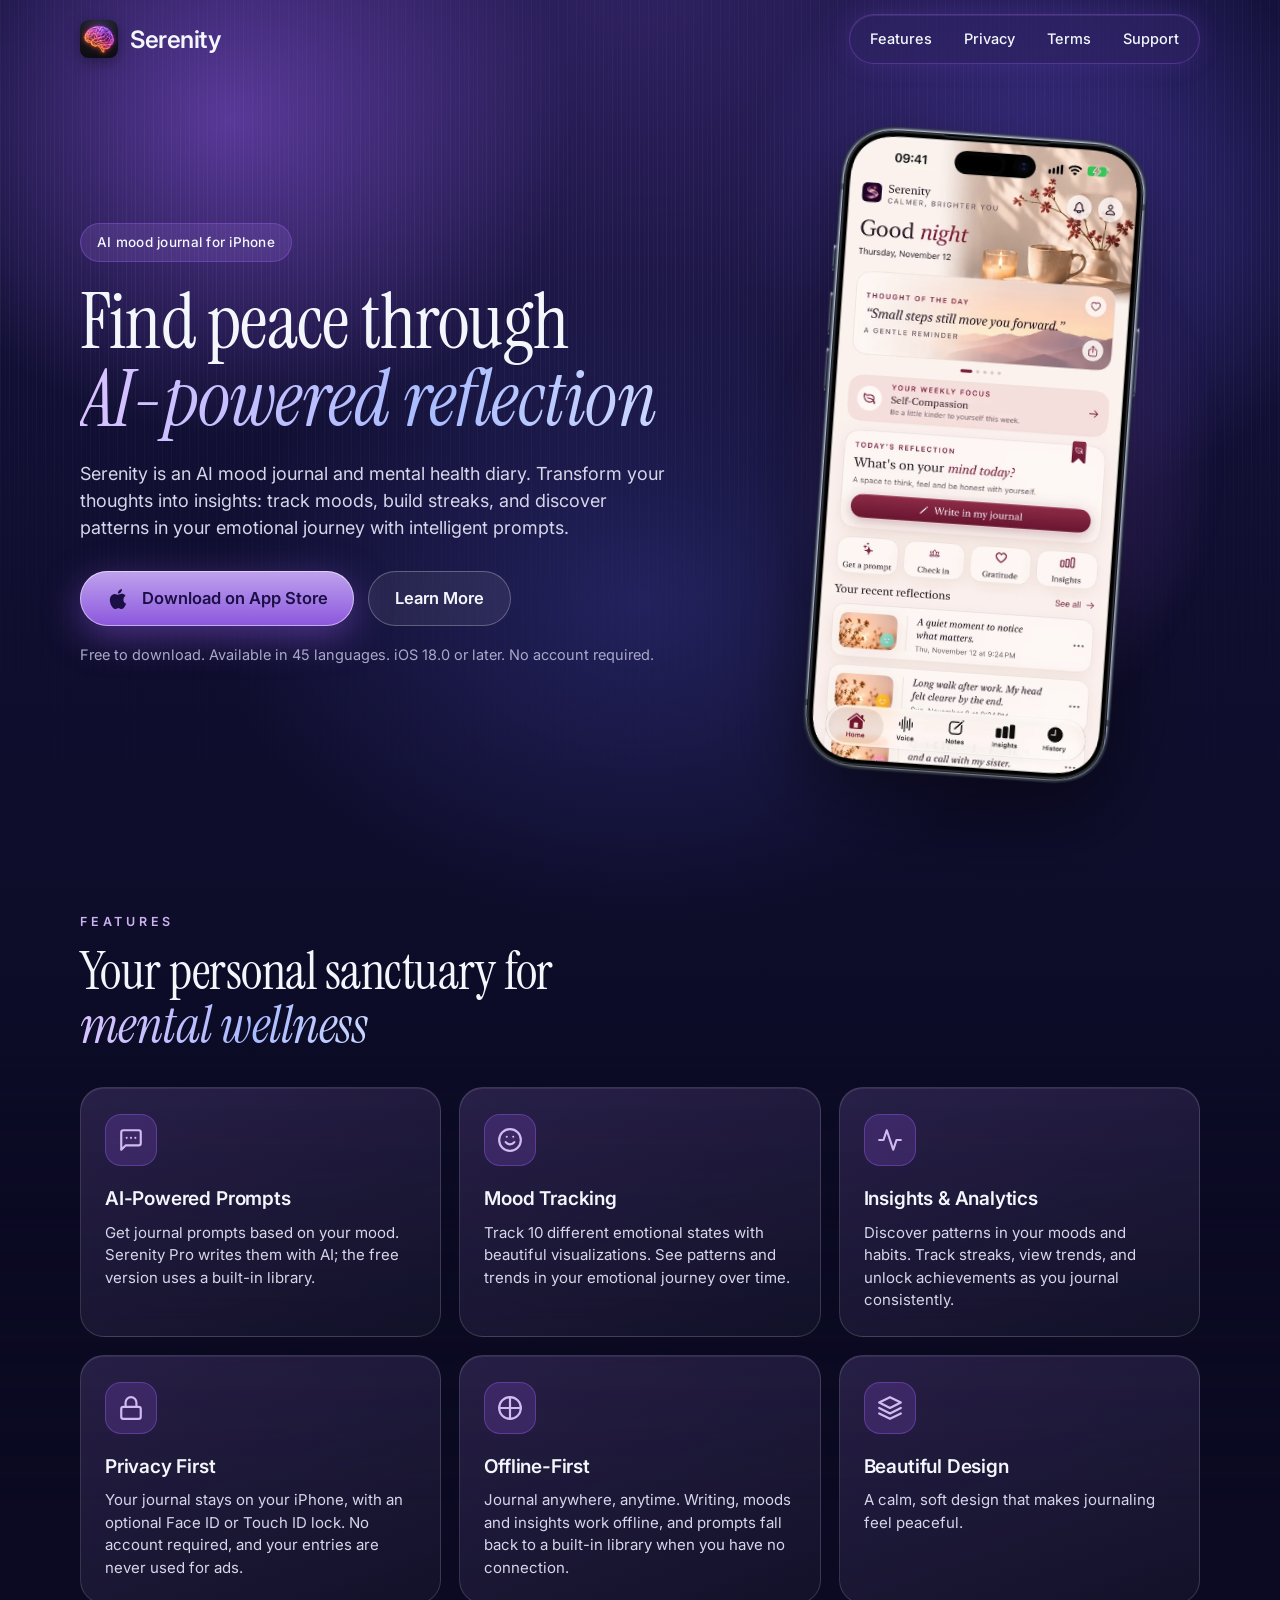
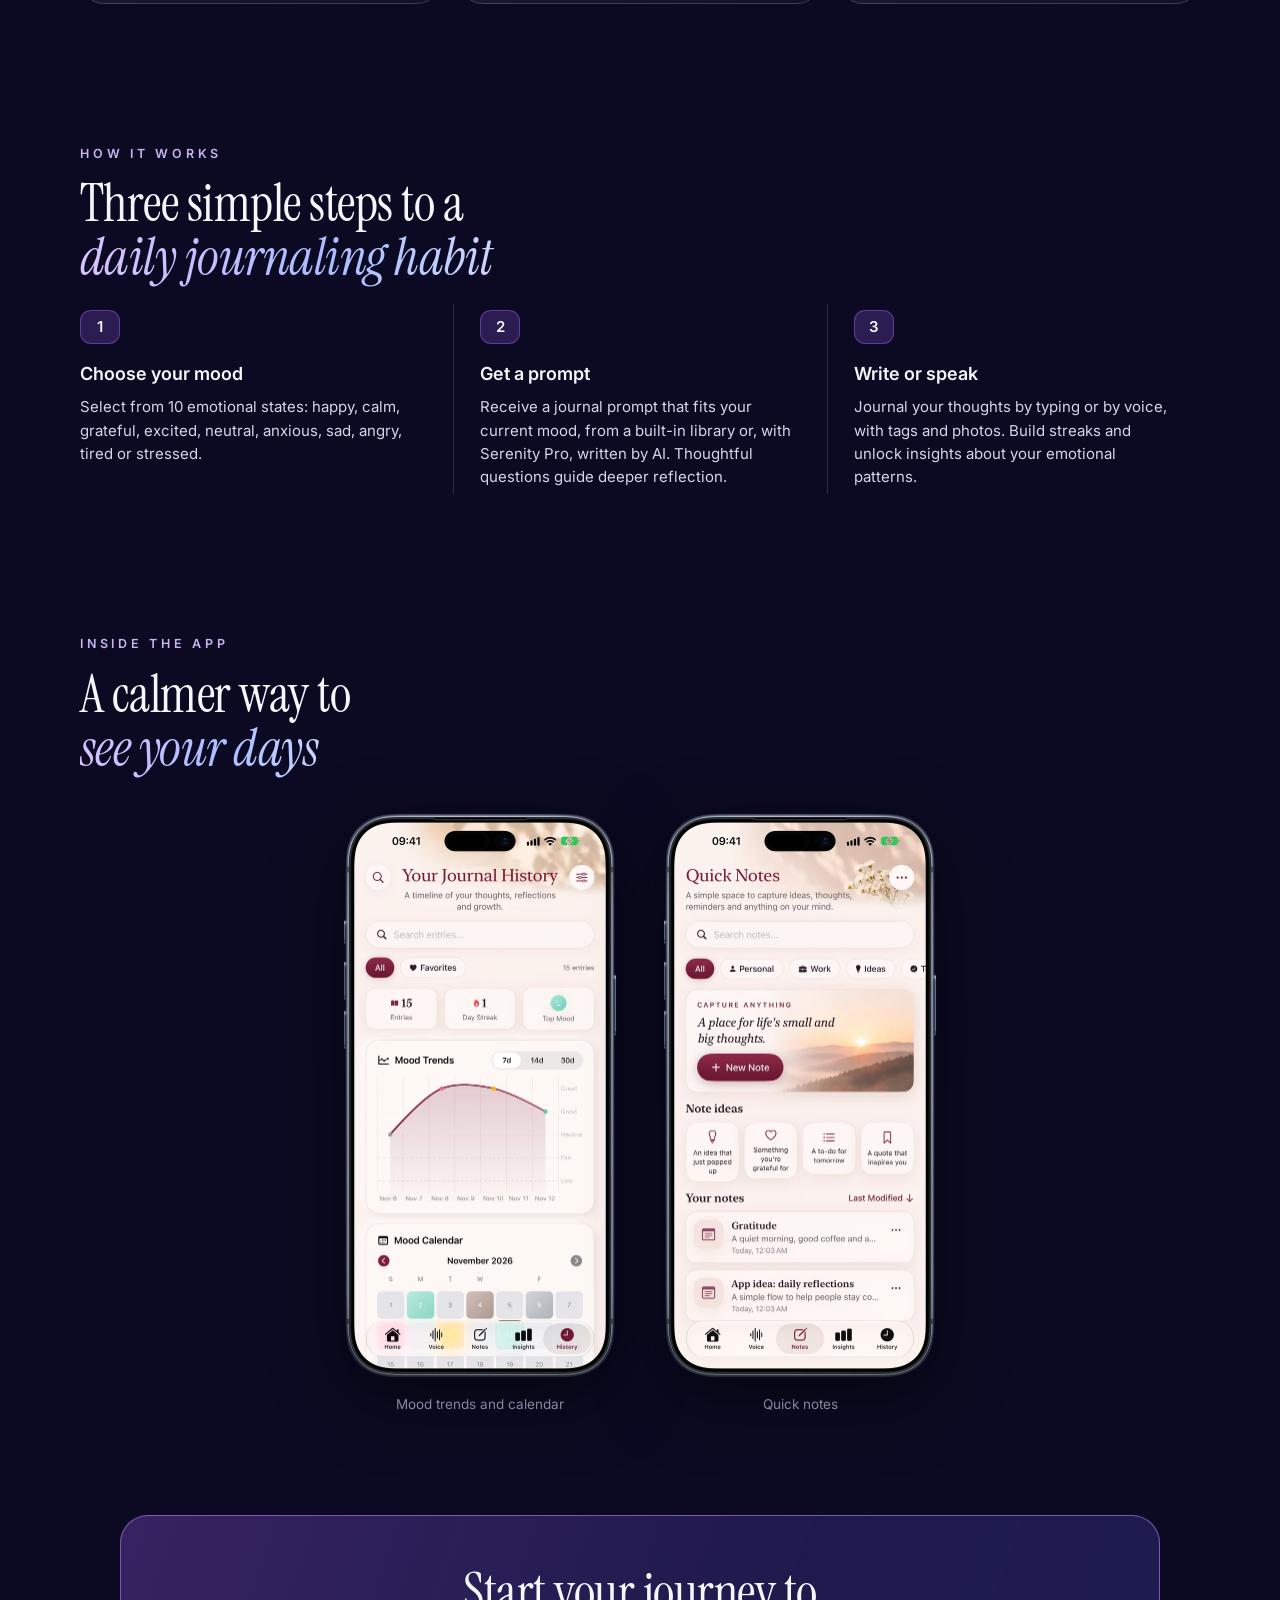
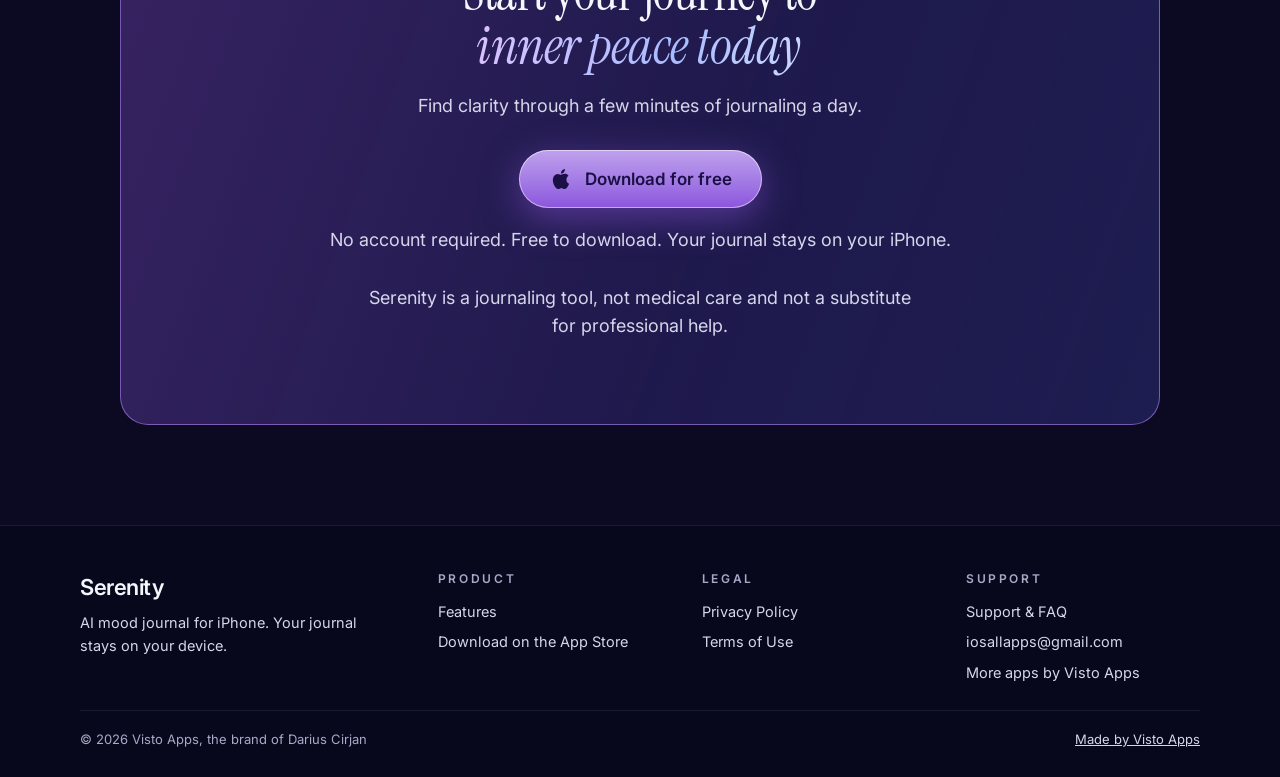
<file: index.html>
<!DOCTYPE html>
<html lang="en">
<head>
    <meta charset="UTF-8">
    <meta name="viewport" content="width=device-width, initial-scale=1.0">
    <title>Serenity: AI Mood Journal &amp; Mental Health Diary</title>
    <meta name="description" content="Pick a mood, get a journaling prompt, then write or speak. Track your mood, streaks and insights in a private mood journal. Free to download on iPhone.">
    <meta name="author" content="Visto Apps">
    <meta name="robots" content="index, follow, max-image-preview:large">
    <meta name="apple-itunes-app" content="app-id=6761684674">
    <link rel="canonical" href="https://serenityjournalapp.com/">
    <link rel="alternate" hreflang="en" href="https://serenityjournalapp.com/">
    <link rel="alternate" hreflang="x-default" href="https://serenityjournalapp.com/">
    <meta property="og:type" content="website">
    <meta property="og:site_name" content="Serenity">
    <meta property="og:title" content="Serenity: AI Mood Journal">
    <meta property="og:description" content="Pick a mood, get a journaling prompt, then write or speak. Track your mood, streaks and insights in a private mood journal. Free to download on iPhone.">
    <meta property="og:url" content="https://serenityjournalapp.com/">
    <meta property="og:image" content="https://serenityjournalapp.com/og-image.jpg">
    <meta property="og:image:width" content="1200">
    <meta property="og:image:height" content="630">
    <meta property="og:image:alt" content="Serenity: AI Mood Journal, an AI mood journal for iPhone">
    <meta property="og:locale" content="en_US">
    <meta name="twitter:card" content="summary_large_image">
    <meta name="twitter:title" content="Serenity: AI Mood Journal">
    <meta name="twitter:description" content="Pick a mood, get a journaling prompt, then write or speak. Track your mood, streaks and insights in a private mood journal. Free to download on iPhone.">
    <meta name="twitter:image" content="https://serenityjournalapp.com/og-image.jpg">
    <link rel="icon" type="image/png" sizes="64x64" href="favicon.png">
    <link rel="icon" type="image/x-icon" href="favicon.ico">
    <link rel="apple-touch-icon" href="apple-touch-icon.png">
    <meta name="theme-color" content="#2e2260" data-scrolled="#0b0a22">
    <meta name="apple-mobile-web-app-title" content="Serenity">
    <link rel="preload" href="assets/fonts/instrument-serif.woff2" as="font" type="font/woff2" crossorigin>
    <link rel="preload" href="assets/fonts/inter.woff2" as="font" type="font/woff2" crossorigin>
    <link rel="preload" href="img/phone/home.webp" as="image" fetchpriority="high">
    <link rel="stylesheet" href="styles.css?v=20261116s">
    <script type="application/ld+json">{"@context":"https://schema.org","@graph":[{"@type":"MobileApplication","@id":"https://serenityjournalapp.com/#app","name":"Serenity: AI Mood Journal","alternateName":"Serenity AI Journal","description":"AI mood journal and mental health diary for iPhone. Pick a mood, get a journaling prompt, write or speak your entry, and see insights, streaks and a mood calendar. Your journal stays on your device.","operatingSystem":"iOS 18.0 or later","applicationCategory":"HealthApplication","url":"https://serenityjournalapp.com/","image":"https://serenityjournalapp.com/img/icon.webp","screenshot":["https://serenityjournalapp.com/img/phone/home.webp","https://serenityjournalapp.com/img/phone/history.webp","https://serenityjournalapp.com/img/phone/notes.webp"],"installUrl":"https://apps.apple.com/app/id6761684674","downloadUrl":"https://apps.apple.com/app/id6761684674","offers":{"@type":"Offer","price":"0","priceCurrency":"USD"},"inLanguage":"en","author":{"@id":"https://vistoapps.com/#org"},"publisher":{"@id":"https://vistoapps.com/#org"}},{"@type":"Organization","@id":"https://vistoapps.com/#org","name":"Visto Apps","url":"https://vistoapps.com","founder":{"@type":"Person","name":"Darius Cirjan"}},{"@type":"WebSite","@id":"https://serenityjournalapp.com/#site","url":"https://serenityjournalapp.com/","name":"Serenity","publisher":{"@id":"https://vistoapps.com/#org"},"inLanguage":"en"}]}</script>
</head><body>
    <a href="#main" class="skip-link">Skip to main content</a>
    <div class="animated-bg" aria-hidden="true"></div>
    <header>
        <div class="container">
            <a href="/" class="logo"><img src="img/icon.webp" alt="" width="38" height="38">Serenity</a>
            <button class="mobile-menu-btn" aria-label="Toggle menu" aria-expanded="false"><svg width="24" height="24" viewBox="0 0 24 24" fill="none" stroke="currentColor" stroke-width="2" stroke-linecap="round" stroke-linejoin="round" aria-hidden="true"><line x1="3" y1="6" x2="21" y2="6"></line><line x1="3" y1="12" x2="21" y2="12"></line><line x1="3" y1="18" x2="21" y2="18"></line></svg></button>
            <nav aria-label="Main"><ul class="nav-links"><li><a href="/#features">Features</a></li><li><a href="/privacy.html">Privacy</a></li><li><a href="/terms.html">Terms</a></li><li><a href="/support.html">Support</a></li></ul></nav>
        </div>
    </header>

    <main id="main">
        <section class="hero">
            <div class="container">
                <div class="hero-content">
                    <p class="hero-pill">AI mood journal for iPhone</p>
                    <h1>Find peace through<br><em>AI-powered reflection</em></h1>
                    <p class="tagline">Serenity is an AI mood journal and mental health diary. Transform your thoughts into insights: track moods, build streaks, and discover patterns in your emotional journey with intelligent prompts.</p>
                    <div class="cta-buttons">
                        <a href="https://apps.apple.com/app/id6761684674" class="btn-glow" rel="noopener"><svg width="24" height="24" viewBox="0 0 24 24" fill="currentColor">
                                <path d="M18.71 19.5C17.88 20.74 17 21.95 15.66 21.97C14.32 22 13.89 21.18 12.37 21.18C10.84 21.18 10.37 21.95 9.09997 22C7.78997 22.05 6.79997 20.68 5.95997 19.47C4.24997 17 2.93997 12.45 4.69997 9.39C5.56997 7.87 7.12997 6.91 8.81997 6.88C10.1 6.86 11.32 7.75 12.11 7.75C12.89 7.75 14.37 6.68 15.92 6.84C16.57 6.87 18.39 7.1 19.56 8.82C19.47 8.88 17.39 10.1 17.41 12.63C17.44 15.65 20.06 16.66 20.09 16.67C20.06 16.74 19.67 18.11 18.71 19.5ZM13 3.5C13.73 2.67 14.94 2.04 15.94 2C16.07 3.17 15.6 4.35 14.9 5.19C14.21 6.04 13.07 6.7 11.95 6.61C11.8 5.46 12.36 4.26 13 3.5Z"/>
                            </svg><span>Download on App Store</span></a>
                        <a href="#features" class="btn-store">Learn More</a>
                    </div>
                    <p class="trust-line">Free to download. Available in 45 languages. iOS 18.0 or later. No account required.</p>
                </div>
                <figure class="hero-phone"><img src="img/phone/home.webp" width="560" height="1143" alt="Serenity mood journal home screen on iPhone with a thought of the day, a weekly focus and a Write in my journal button" fetchpriority="high"></figure>
            </div>
        </section>

        <section id="features" class="features">
            <div class="container">
                <p class="section-label">FEATURES</p>
                <h2>Your personal sanctuary for<br><em>mental wellness</em></h2>
                <div class="features-grid"><div class="feature-card"><div class="feature-icon" aria-hidden="true"><svg width="32" height="32" viewBox="0 0 24 24" fill="none" stroke="currentColor" stroke-width="2" stroke-linecap="round" stroke-linejoin="round">
                                <path d="M21 15a2 2 0 0 1-2 2H7l-4 4V5a2 2 0 0 1 2-2h14a2 2 0 0 1 2 2z"></path>
                                <path d="M8 10h.01M12 10h.01M16 10h.01"></path>
                            </svg></div><h3>AI-Powered Prompts</h3><p>Get journal prompts based on your mood. Serenity Pro writes them with AI; the free version uses a built-in library.</p></div><div class="feature-card"><div class="feature-icon" aria-hidden="true"><svg width="32" height="32" viewBox="0 0 24 24" fill="none" stroke="currentColor" stroke-width="2" stroke-linecap="round" stroke-linejoin="round">
                                <circle cx="12" cy="12" r="10"></circle>
                                <path d="M8 14s1.5 2 4 2 4-2 4-2"></path>
                                <line x1="9" y1="9" x2="9.01" y2="9"></line>
                                <line x1="15" y1="9" x2="15.01" y2="9"></line>
                            </svg></div><h3>Mood Tracking</h3><p>Track 10 different emotional states with beautiful visualizations. See patterns and trends in your emotional journey over time.</p></div><div class="feature-card"><div class="feature-icon" aria-hidden="true"><svg width="32" height="32" viewBox="0 0 24 24" fill="none" stroke="currentColor" stroke-width="2" stroke-linecap="round" stroke-linejoin="round">
                                <polyline points="22 12 18 12 15 21 9 3 6 12 2 12"></polyline>
                            </svg></div><h3>Insights &amp; Analytics</h3><p>Discover patterns in your moods and habits. Track streaks, view trends, and unlock achievements as you journal consistently.</p></div><div class="feature-card"><div class="feature-icon" aria-hidden="true"><svg width="32" height="32" viewBox="0 0 24 24" fill="none" stroke="currentColor" stroke-width="2" stroke-linecap="round" stroke-linejoin="round">
                                <rect x="3" y="11" width="18" height="11" rx="2" ry="2"></rect>
                                <path d="M7 11V7a5 5 0 0 1 10 0v4"></path>
                            </svg></div><h3>Privacy First</h3><p>Your journal stays on your iPhone, with an optional Face ID or Touch ID lock. No account required, and your entries are never used for ads.</p></div><div class="feature-card"><div class="feature-icon" aria-hidden="true"><svg width="32" height="32" viewBox="0 0 24 24" fill="none" stroke="currentColor" stroke-width="2" stroke-linecap="round" stroke-linejoin="round">
                                <path d="M12 2v20M2 12h20"></path>
                                <circle cx="12" cy="12" r="10"></circle>
                            </svg></div><h3>Offline-First</h3><p>Journal anywhere, anytime. Writing, moods and insights work offline, and prompts fall back to a built-in library when you have no connection.</p></div><div class="feature-card"><div class="feature-icon" aria-hidden="true"><svg width="32" height="32" viewBox="0 0 24 24" fill="none" stroke="currentColor" stroke-width="2" stroke-linecap="round" stroke-linejoin="round">
                                <path d="M12 2L2 7l10 5 10-5-10-5z"></path>
                                <path d="M2 17l10 5 10-5M2 12l10 5 10-5"></path>
                            </svg></div><h3>Beautiful Design</h3><p>A calm, soft design that makes journaling feel peaceful.</p></div></div>
            </div>
        </section>

        <section class="how-it-works">
            <div class="container">
                <p class="section-label">HOW IT WORKS</p>
                <h2>Three simple steps to a<br><em>daily journaling habit</em></h2>
                <div class="steps steps-3">
                    <div class="step"><div class="step-number">1</div><h3>Choose your mood</h3><p>Select from 10 emotional states: happy, calm, grateful, excited, neutral, anxious, sad, angry, tired or stressed.</p></div>
                    <div class="step"><div class="step-number">2</div><h3>Get a prompt</h3><p>Receive a journal prompt that fits your current mood, from a built-in library or, with Serenity Pro, written by AI. Thoughtful questions guide deeper reflection.</p></div>
                    <div class="step"><div class="step-number">3</div><h3>Write or speak</h3><p>Journal your thoughts by typing or by voice, with tags and photos. Build streaks and unlock insights about your emotional patterns.</p></div>
                </div>
            </div>
        </section>

        <section class="screens">
            <div class="container">
                <p class="section-label">INSIDE THE APP</p>
                <h2>A calmer way to<br><em>see your days</em></h2>
                <div class="screens-grid">
                    <figure class="shot"><img src="img/phone/history.webp" width="560" height="1143" loading="lazy" decoding="async" alt="Serenity journal history with a mood trends chart and a mood calendar"><figcaption>Mood trends and calendar</figcaption></figure>
                    <figure class="shot"><img src="img/phone/notes.webp" width="560" height="1143" loading="lazy" decoding="async" alt="Serenity quick notes with note ideas and a list of saved notes"><figcaption>Quick notes</figcaption></figure>
                </div>
            </div>
        </section>

        <section class="cta-section">
            <div class="container">
                <h2>Start your journey to<br><em>inner peace today</em></h2>
                <p>Find clarity through a few minutes of journaling a day.</p>
                <div class="cta-buttons"><a href="https://apps.apple.com/app/id6761684674" class="btn-glow btn-large" rel="noopener"><svg width="24" height="24" viewBox="0 0 24 24" fill="currentColor">
                                <path d="M18.71 19.5C17.88 20.74 17 21.95 15.66 21.97C14.32 22 13.89 21.18 12.37 21.18C10.84 21.18 10.37 21.95 9.09997 22C7.78997 22.05 6.79997 20.68 5.95997 19.47C4.24997 17 2.93997 12.45 4.69997 9.39C5.56997 7.87 7.12997 6.91 8.81997 6.88C10.1 6.86 11.32 7.75 12.11 7.75C12.89 7.75 14.37 6.68 15.92 6.84C16.57 6.87 18.39 7.1 19.56 8.82C19.47 8.88 17.39 10.1 17.41 12.63C17.44 15.65 20.06 16.66 20.09 16.67C20.06 16.74 19.67 18.11 18.71 19.5ZM13 3.5C13.73 2.67 14.94 2.04 15.94 2C16.07 3.17 15.6 4.35 14.9 5.19C14.21 6.04 13.07 6.7 11.95 6.61C11.8 5.46 12.36 4.26 13 3.5Z"/>
                            </svg><span>Download for free</span></a></div>
                <p class="trust-line">No account required. Free to download. Your journal stays on your iPhone.</p>
                <p class="safety-note">Serenity is a journaling tool, not medical care and not a substitute for professional help.</p>
            </div>
        </section>
    </main>

    <footer>
        <div class="container">
            <div class="footer-content">
                <div class="footer-section">
                    <h3>Serenity</h3>
                    <p>AI mood journal for iPhone. Your journal stays on your device.</p>
                </div>
                <div class="footer-section">
                    <h4>Product</h4>
                    <ul>
                        <li><a href="/#features">Features</a></li>
                        <li><a href="https://apps.apple.com/app/id6761684674" rel="noopener">Download on the App Store</a></li>
                    </ul>
                </div>
                <div class="footer-section">
                    <h4>Legal</h4>
                    <ul>
                        <li><a href="/privacy.html">Privacy Policy</a></li>
                        <li><a href="/terms.html">Terms of Use</a></li>
                    </ul>
                </div>
                <div class="footer-section">
                    <h4>Support</h4>
                    <ul>
                        <li><a href="/support.html">Support &amp; FAQ</a></li>
                        <li><a href="mailto:iosallapps@gmail.com">iosallapps@gmail.com</a></li>
                        <li><a href="https://vistoapps.com/apps.html" rel="noopener">More apps by Visto Apps</a></li>
                    </ul>
                </div>
            </div>
            <div class="footer-bottom">
                <span>&copy; 2026 Visto Apps, the brand of Darius Cirjan</span>
                <a href="https://vistoapps.com" rel="noopener">Made by Visto Apps</a>
            </div>
        </div>
    </footer>
    <script src="animations.js?v=20261116s" defer></script>
</body>
</html>
</file>
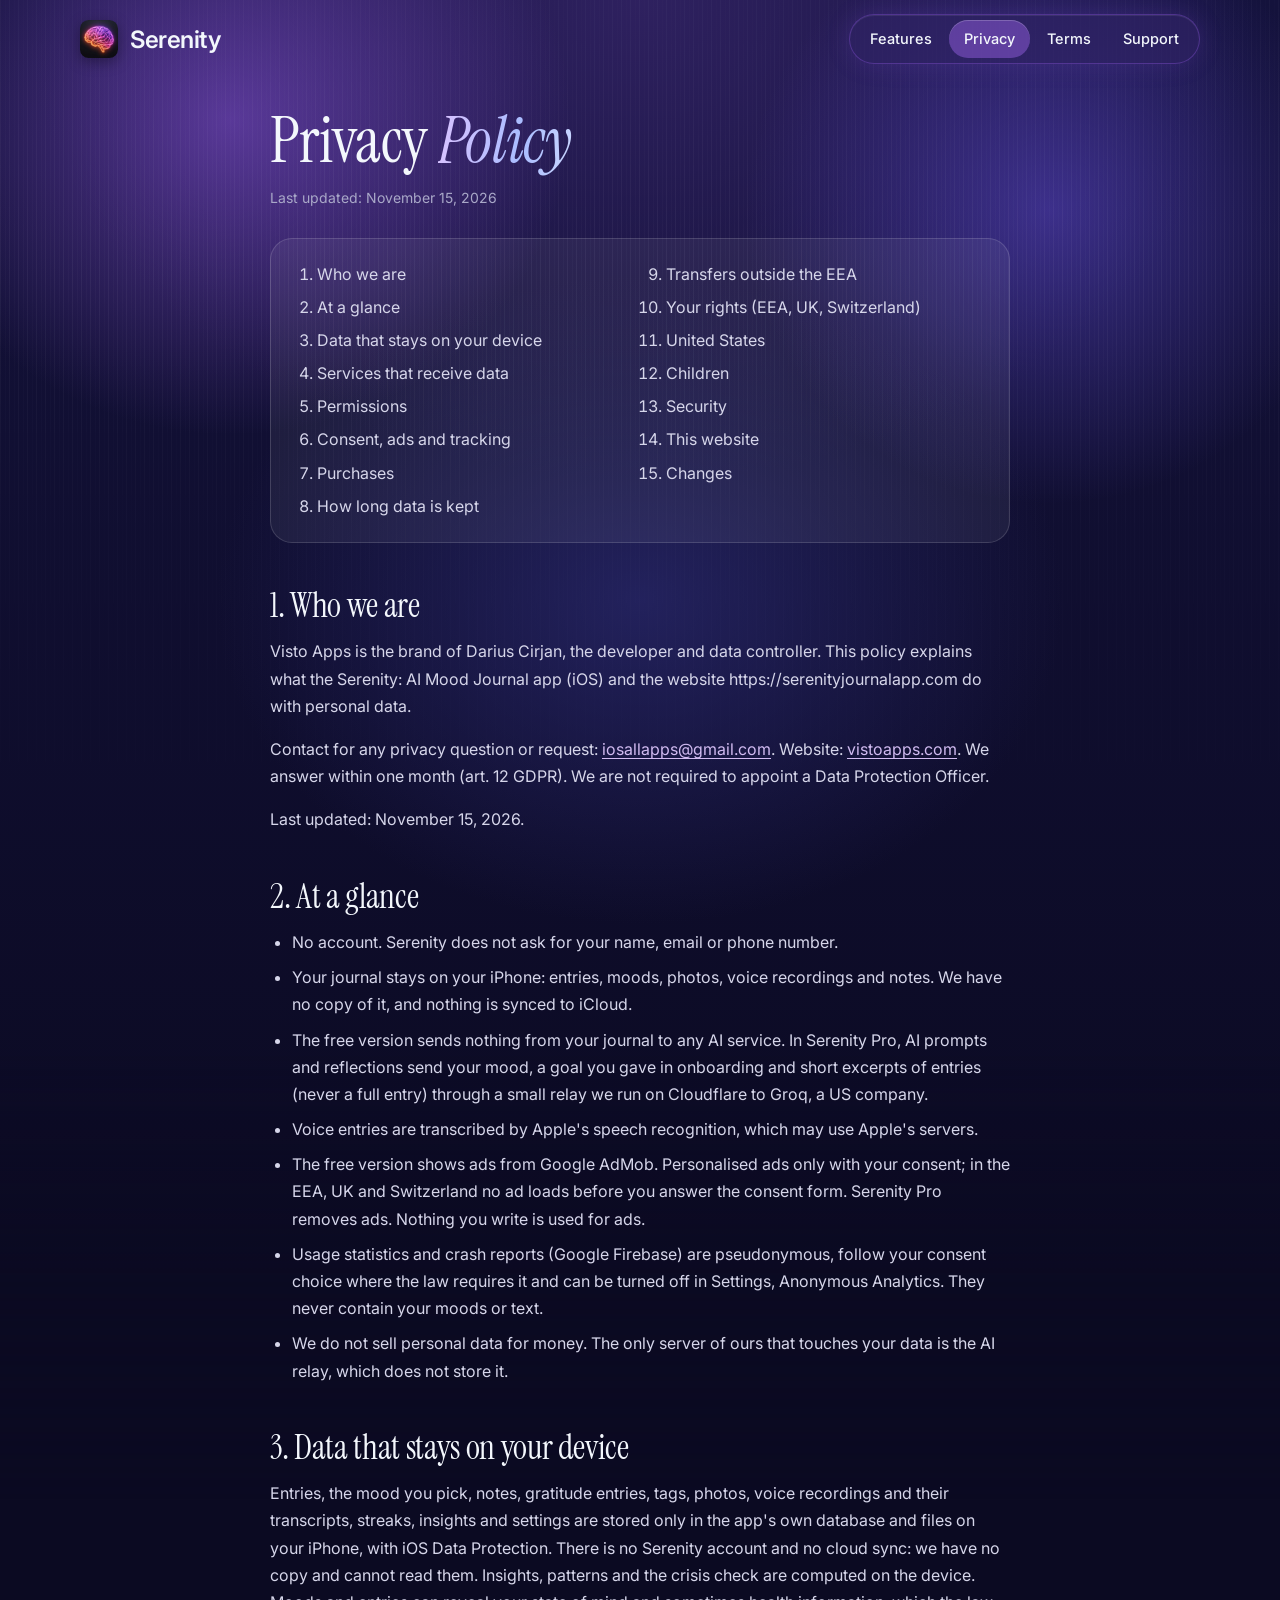
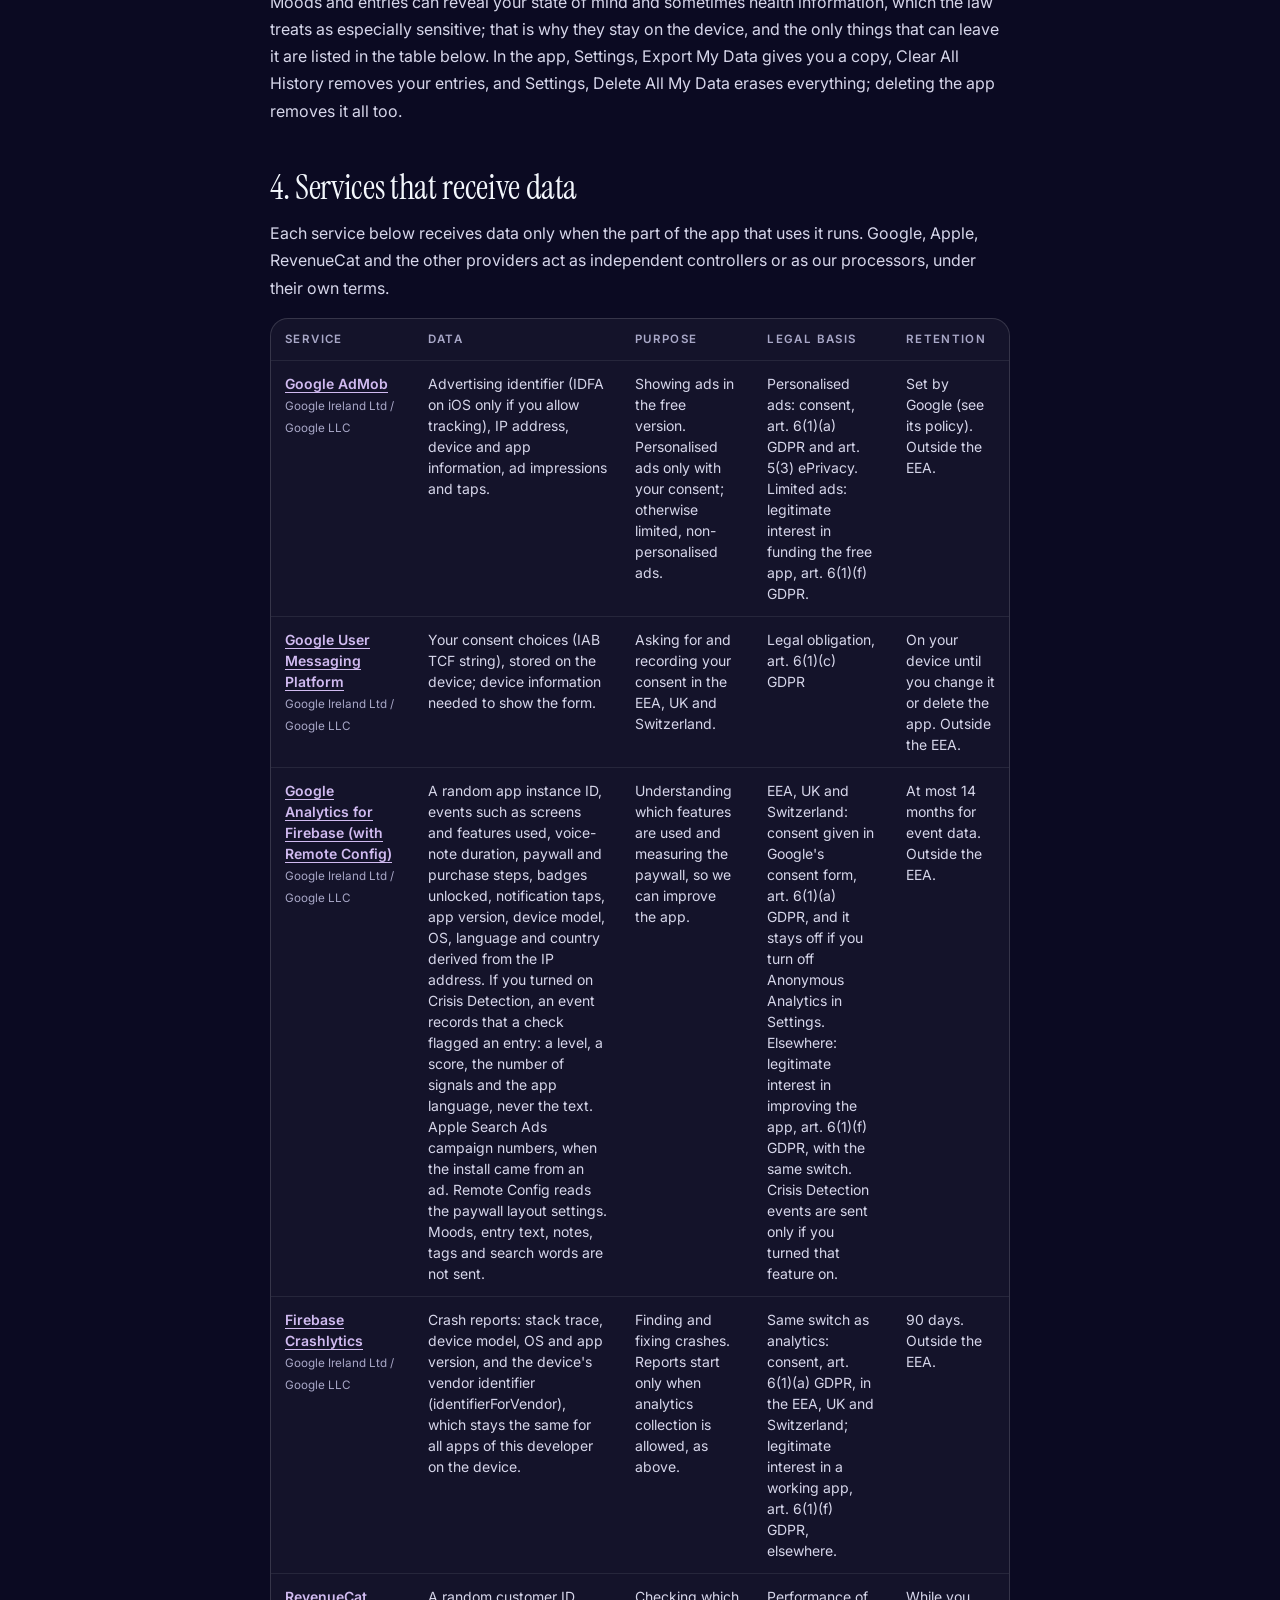
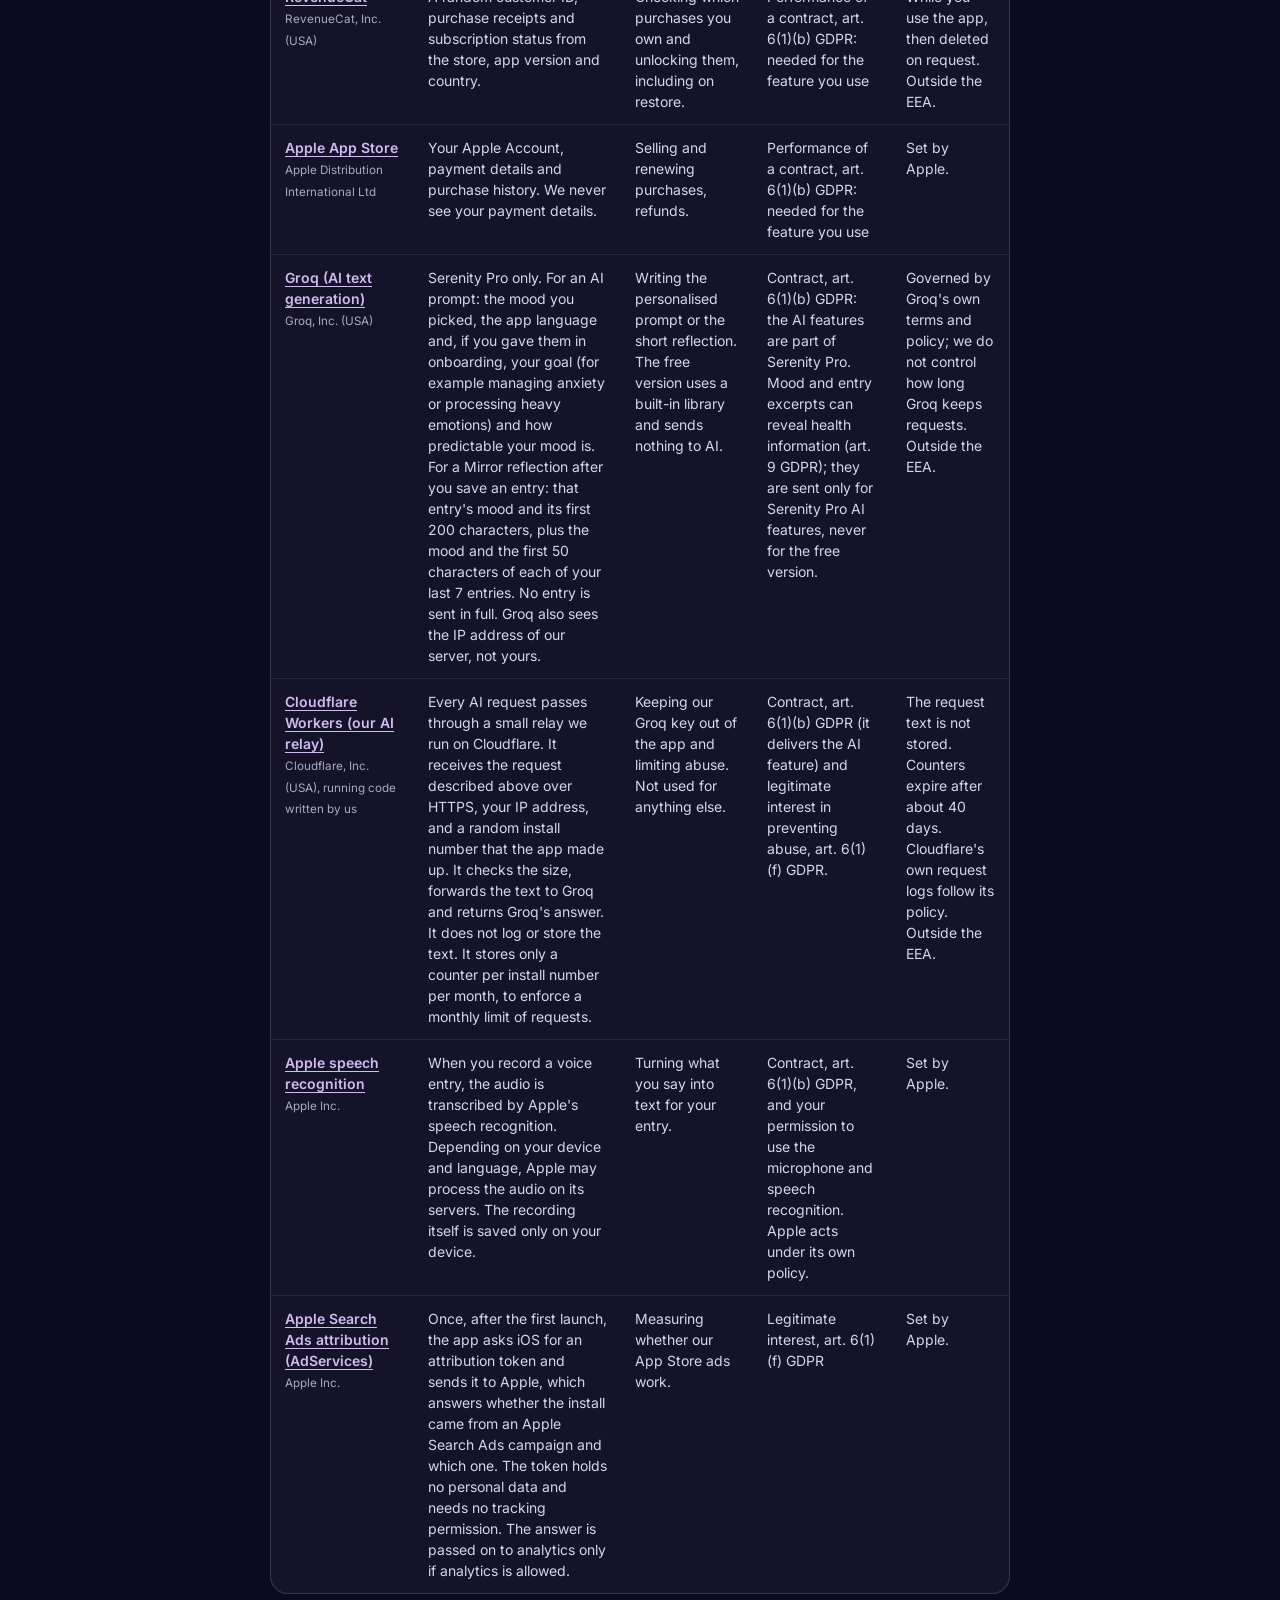
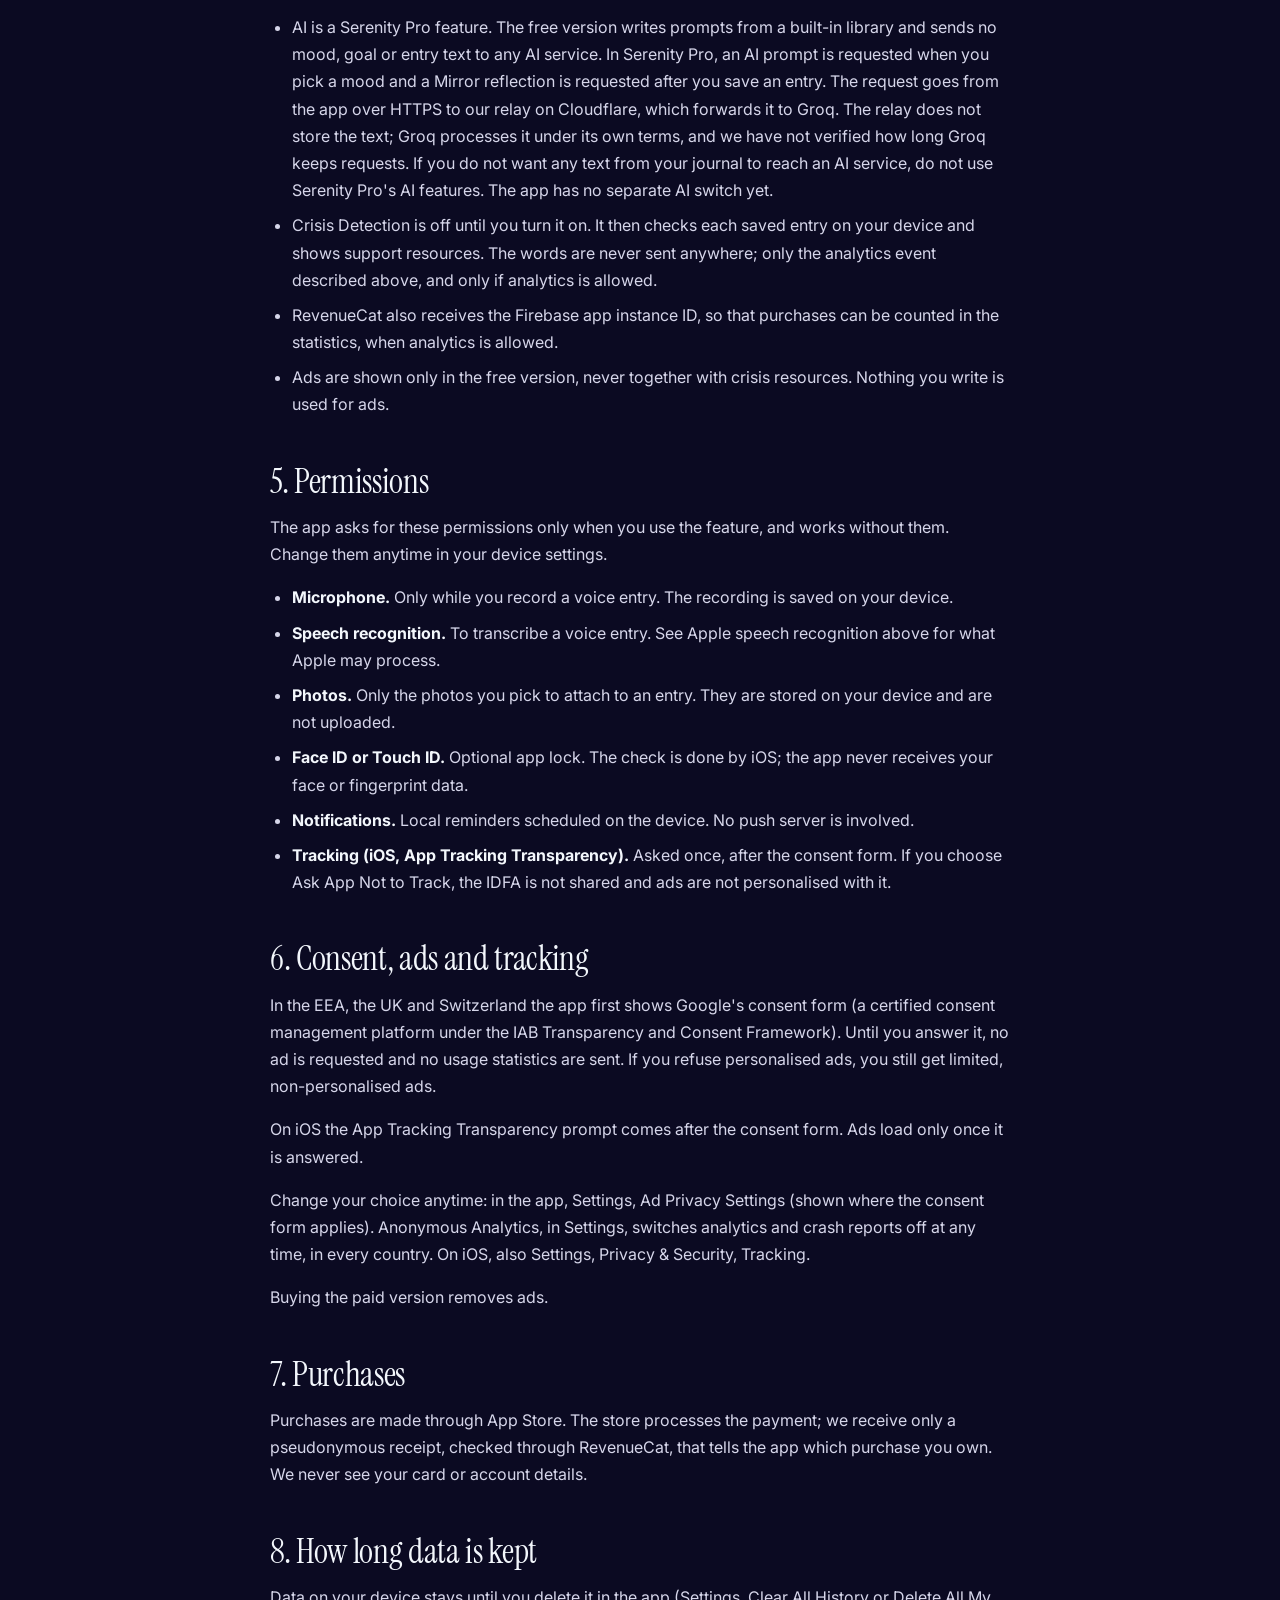
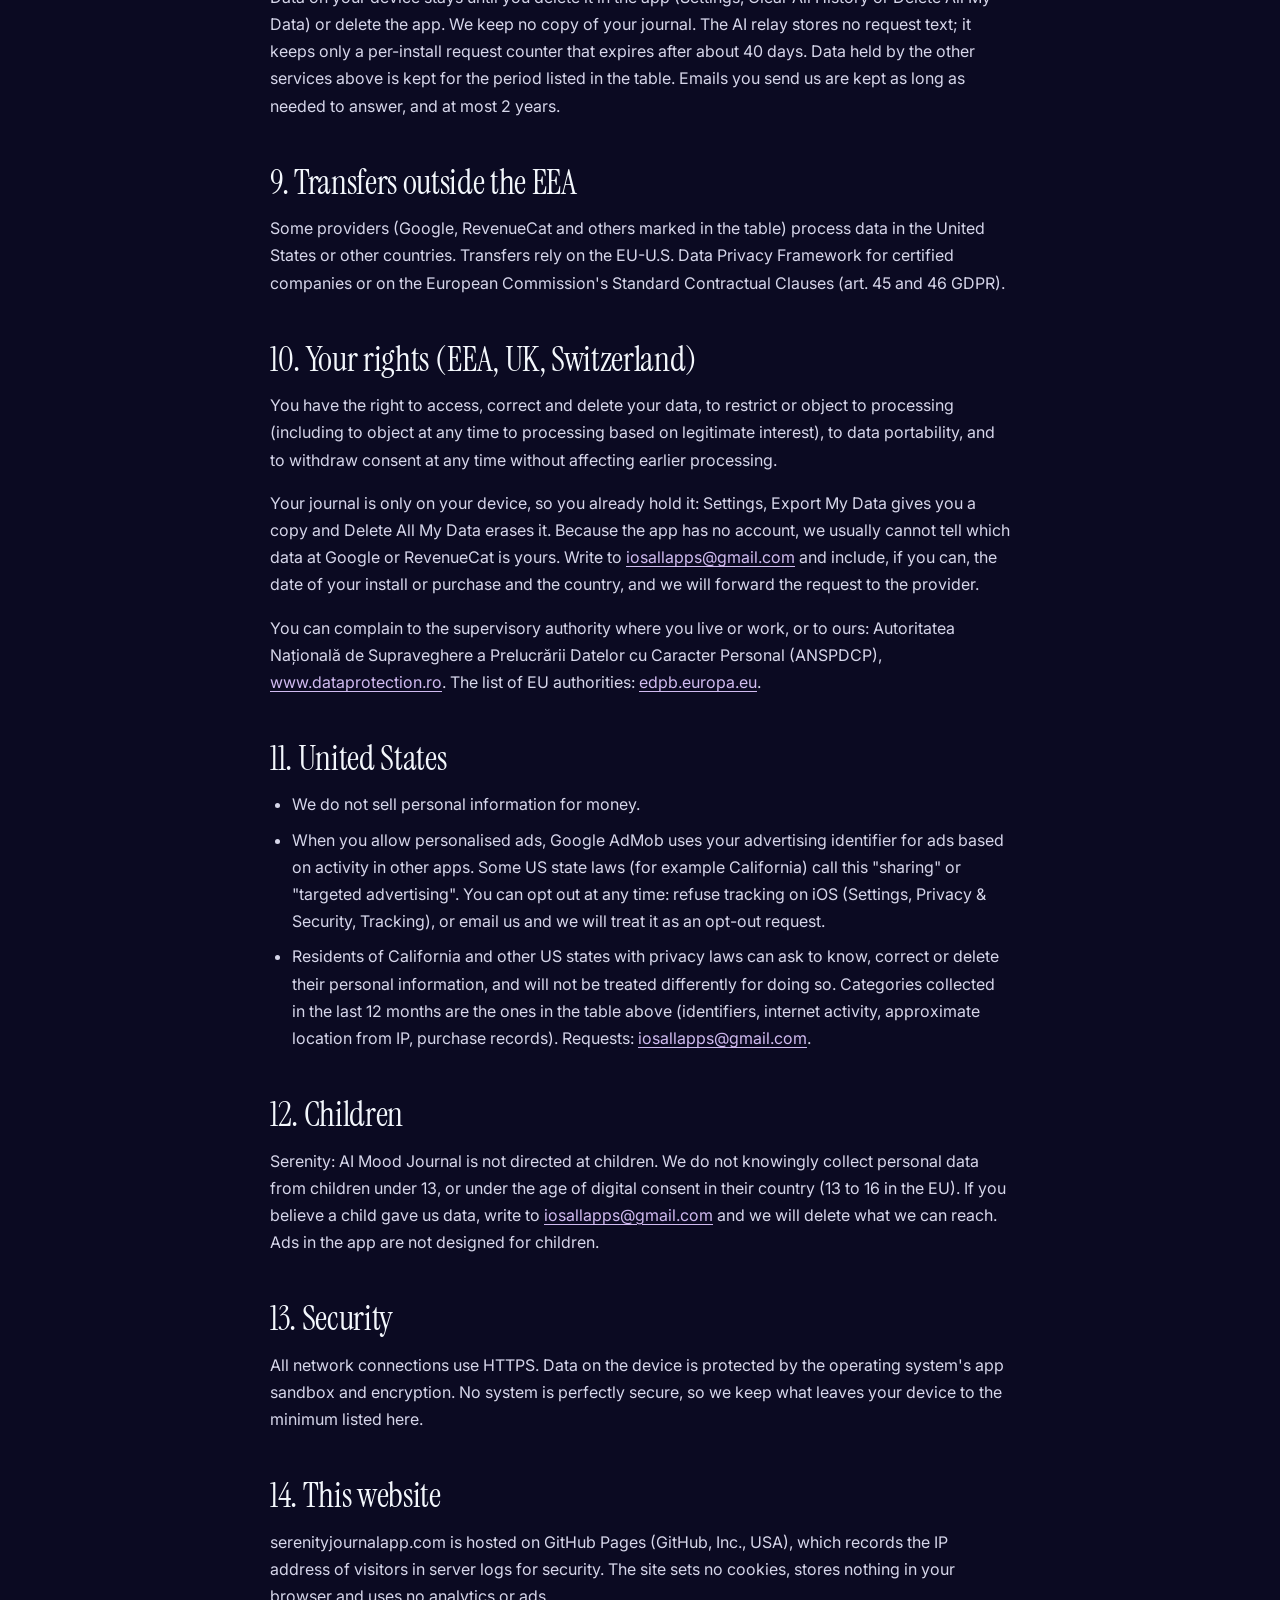
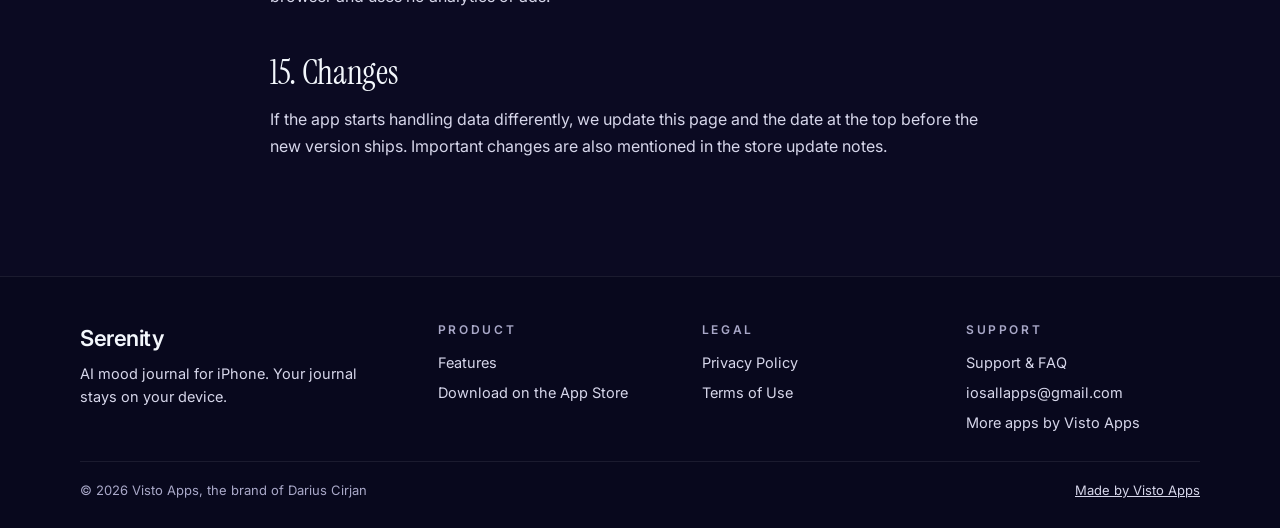
<file: privacy.html>
<!DOCTYPE html>
<html lang="en">
<head>
    <meta charset="UTF-8">
    <meta name="viewport" content="width=device-width, initial-scale=1.0">
    <title>Privacy Policy: Serenity AI Mood Journal</title>
    <meta name="description" content="What stays on your iPhone, what leaves it and who receives it: AI prompts through Groq, ads, analytics, voice notes and your choices in Serenity.">
    <meta name="author" content="Visto Apps">
    <meta name="robots" content="index, follow, max-image-preview:large">
    <meta name="apple-itunes-app" content="app-id=6761684674">
    <link rel="canonical" href="https://serenityjournalapp.com/privacy.html">
    <link rel="alternate" hreflang="en" href="https://serenityjournalapp.com/privacy.html">
    <link rel="alternate" hreflang="x-default" href="https://serenityjournalapp.com/privacy.html">
    <meta property="og:type" content="website">
    <meta property="og:site_name" content="Serenity">
    <meta property="og:title" content="Privacy Policy: Serenity AI Mood Journal">
    <meta property="og:description" content="What stays on your iPhone, what leaves it and who receives it: AI prompts through Groq, ads, analytics, voice notes and your choices in Serenity.">
    <meta property="og:url" content="https://serenityjournalapp.com/privacy.html">
    <meta property="og:image" content="https://serenityjournalapp.com/og-image.jpg">
    <meta property="og:image:width" content="1200">
    <meta property="og:image:height" content="630">
    <meta property="og:image:alt" content="Serenity: AI Mood Journal, an AI mood journal for iPhone">
    <meta property="og:locale" content="en_US">
    <meta name="twitter:card" content="summary_large_image">
    <meta name="twitter:title" content="Privacy Policy: Serenity AI Mood Journal">
    <meta name="twitter:description" content="What stays on your iPhone, what leaves it and who receives it: AI prompts through Groq, ads, analytics, voice notes and your choices in Serenity.">
    <meta name="twitter:image" content="https://serenityjournalapp.com/og-image.jpg">
    <link rel="icon" type="image/png" sizes="64x64" href="favicon.png">
    <link rel="icon" type="image/x-icon" href="favicon.ico">
    <link rel="apple-touch-icon" href="apple-touch-icon.png">
    <meta name="theme-color" content="#2e2260" data-scrolled="#0b0a22">
    <meta name="apple-mobile-web-app-title" content="Serenity">
    <link rel="preload" href="assets/fonts/instrument-serif.woff2" as="font" type="font/woff2" crossorigin>
    <link rel="preload" href="assets/fonts/inter.woff2" as="font" type="font/woff2" crossorigin>
    <link rel="stylesheet" href="styles.css?v=20261116s">
    <script type="application/ld+json">{"@context":"https://schema.org","@graph":[{"@type":"Organization","@id":"https://vistoapps.com/#org","name":"Visto Apps","url":"https://vistoapps.com","founder":{"@type":"Person","name":"Darius Cirjan"}},{"@type":"WebSite","@id":"https://serenityjournalapp.com/#site","url":"https://serenityjournalapp.com/","name":"Serenity","publisher":{"@id":"https://vistoapps.com/#org"},"inLanguage":"en"},{"@type":"BreadcrumbList","itemListElement":[{"@type":"ListItem","position":1,"name":"Serenity","item":"https://serenityjournalapp.com/"},{"@type":"ListItem","position":2,"name":"Privacy Policy","item":"https://serenityjournalapp.com/privacy.html"}]}]}</script>
</head><body>
    <a href="#main" class="skip-link">Skip to main content</a>
    <div class="animated-bg" aria-hidden="true"></div>
    <header>
        <div class="container">
            <a href="/" class="logo"><img src="img/icon.webp" alt="" width="38" height="38">Serenity</a>
            <button class="mobile-menu-btn" aria-label="Toggle menu" aria-expanded="false"><svg width="24" height="24" viewBox="0 0 24 24" fill="none" stroke="currentColor" stroke-width="2" stroke-linecap="round" stroke-linejoin="round" aria-hidden="true"><line x1="3" y1="6" x2="21" y2="6"></line><line x1="3" y1="12" x2="21" y2="12"></line><line x1="3" y1="18" x2="21" y2="18"></line></svg></button>
            <nav aria-label="Main"><ul class="nav-links"><li><a href="/#features">Features</a></li><li><a href="/privacy.html" aria-current="page">Privacy</a></li><li><a href="/terms.html">Terms</a></li><li><a href="/support.html">Support</a></li></ul></nav>
        </div>
    </header>

    <main id="main">
        <div class="legal-page">
<!--legal:start-->
<h1>Privacy <em>Policy</em></h1>
<p class="last-updated">Last updated: November 15, 2026</p>
<nav class="legal-toc" aria-label="Contents"><ol>
<li><a href="#intro">Who we are</a></li>
<li><a href="#glance">At a glance</a></li>
<li><a href="#local">Data that stays on your device</a></li>
<li><a href="#services">Services that receive data</a></li>
<li><a href="#permissions">Permissions</a></li>
<li><a href="#consent">Consent, ads and tracking</a></li>
<li><a href="#purchases">Purchases</a></li>
<li><a href="#retention">How long data is kept</a></li>
<li><a href="#transfers">Transfers outside the EEA</a></li>
<li><a href="#rights">Your rights (EEA, UK, Switzerland)</a></li>
<li><a href="#us">United States</a></li>
<li><a href="#children">Children</a></li>
<li><a href="#security">Security</a></li>
<li><a href="#website">This website</a></li>
<li><a href="#changes">Changes</a></li>
</ol></nav>
<section id="intro" class="legal-section"><h2>1. Who we are</h2><p>Visto Apps is the brand of Darius Cirjan, the developer and data controller. This policy explains what the Serenity: AI Mood Journal app (iOS) and the website https://serenityjournalapp.com do with personal data.</p><p>Contact for any privacy question or request: <a href="mailto:iosallapps@gmail.com">iosallapps@gmail.com</a>. Website: <a href="https://vistoapps.com" rel="noopener">vistoapps.com</a>. We answer within one month (art. 12 GDPR). We are not required to appoint a Data Protection Officer.</p><p>Last updated: November 15, 2026.</p></section>
<section id="glance" class="legal-section"><h2>2. At a glance</h2><ul><li>No account. Serenity does not ask for your name, email or phone number.</li><li>Your journal stays on your iPhone: entries, moods, photos, voice recordings and notes. We have no copy of it, and nothing is synced to iCloud.</li><li>The free version sends nothing from your journal to any AI service. In Serenity Pro, AI prompts and reflections send your mood, a goal you gave in onboarding and short excerpts of entries (never a full entry) through a small relay we run on Cloudflare to Groq, a US company.</li><li>Voice entries are transcribed by Apple's speech recognition, which may use Apple's servers.</li><li>The free version shows ads from Google AdMob. Personalised ads only with your consent; in the EEA, UK and Switzerland no ad loads before you answer the consent form. Serenity Pro removes ads. Nothing you write is used for ads.</li><li>Usage statistics and crash reports (Google Firebase) are pseudonymous, follow your consent choice where the law requires it and can be turned off in Settings, Anonymous Analytics. They never contain your moods or text.</li><li>We do not sell personal data for money. The only server of ours that touches your data is the AI relay, which does not store it.</li></ul></section>
<section id="local" class="legal-section"><h2>3. Data that stays on your device</h2><p>Entries, the mood you pick, notes, gratitude entries, tags, photos, voice recordings and their transcripts, streaks, insights and settings are stored only in the app's own database and files on your iPhone, with iOS Data Protection. There is no Serenity account and no cloud sync: we have no copy and cannot read them. Insights, patterns and the crisis check are computed on the device. Moods and entries can reveal your state of mind and sometimes health information, which the law treats as especially sensitive; that is why they stay on the device, and the only things that can leave it are listed in the table below. In the app, Settings, Export My Data gives you a copy, Clear All History removes your entries, and Settings, Delete All My Data erases everything; deleting the app removes it all too.</p></section>
<section id="services" class="legal-section"><h2>4. Services that receive data</h2><p>Each service below receives data only when the part of the app that uses it runs. Google, Apple, RevenueCat and the other providers act as independent controllers or as our processors, under their own terms.</p><div class="table-wrap"><table class="legal-table"><thead><tr><th scope="col">Service</th><th scope="col">Data</th><th scope="col">Purpose</th><th scope="col">Legal basis</th><th scope="col">Retention</th></tr></thead><tbody><tr><th scope="row"><a href="https://policies.google.com/technologies/ads" rel="noopener">Google AdMob</a><br><small>Google Ireland Ltd / Google LLC</small></th><td data-label="Data">Advertising identifier (IDFA on iOS only if you allow tracking), IP address, device and app information, ad impressions and taps.</td><td data-label="Purpose">Showing ads in the free version. Personalised ads only with your consent; otherwise limited, non-personalised ads.</td><td data-label="Legal basis">Personalised ads: consent, art. 6(1)(a) GDPR and art. 5(3) ePrivacy. Limited ads: legitimate interest in funding the free app, art. 6(1)(f) GDPR.</td><td data-label="Retention">Set by Google (see its policy). Outside the EEA.</td></tr><tr><th scope="row"><a href="https://policies.google.com/privacy" rel="noopener">Google User Messaging Platform</a><br><small>Google Ireland Ltd / Google LLC</small></th><td data-label="Data">Your consent choices (IAB TCF string), stored on the device; device information needed to show the form.</td><td data-label="Purpose">Asking for and recording your consent in the EEA, UK and Switzerland.</td><td data-label="Legal basis">Legal obligation, art. 6(1)(c) GDPR</td><td data-label="Retention">On your device until you change it or delete the app. Outside the EEA.</td></tr><tr><th scope="row"><a href="https://firebase.google.com/support/privacy" rel="noopener">Google Analytics for Firebase (with Remote Config)</a><br><small>Google Ireland Ltd / Google LLC</small></th><td data-label="Data">A random app instance ID, events such as screens and features used, voice-note duration, paywall and purchase steps, badges unlocked, notification taps, app version, device model, OS, language and country derived from the IP address. If you turned on Crisis Detection, an event records that a check flagged an entry: a level, a score, the number of signals and the app language, never the text. Apple Search Ads campaign numbers, when the install came from an ad. Remote Config reads the paywall layout settings. Moods, entry text, notes, tags and search words are not sent.</td><td data-label="Purpose">Understanding which features are used and measuring the paywall, so we can improve the app.</td><td data-label="Legal basis">EEA, UK and Switzerland: consent given in Google's consent form, art. 6(1)(a) GDPR, and it stays off if you turn off Anonymous Analytics in Settings. Elsewhere: legitimate interest in improving the app, art. 6(1)(f) GDPR, with the same switch. Crisis Detection events are sent only if you turned that feature on.</td><td data-label="Retention">At most 14 months for event data. Outside the EEA.</td></tr><tr><th scope="row"><a href="https://firebase.google.com/support/privacy" rel="noopener">Firebase Crashlytics</a><br><small>Google Ireland Ltd / Google LLC</small></th><td data-label="Data">Crash reports: stack trace, device model, OS and app version, and the device's vendor identifier (identifierForVendor), which stays the same for all apps of this developer on the device.</td><td data-label="Purpose">Finding and fixing crashes. Reports start only when analytics collection is allowed, as above.</td><td data-label="Legal basis">Same switch as analytics: consent, art. 6(1)(a) GDPR, in the EEA, UK and Switzerland; legitimate interest in a working app, art. 6(1)(f) GDPR, elsewhere.</td><td data-label="Retention">90 days. Outside the EEA.</td></tr><tr><th scope="row"><a href="https://www.revenuecat.com/privacy" rel="noopener">RevenueCat</a><br><small>RevenueCat, Inc. (USA)</small></th><td data-label="Data">A random customer ID, purchase receipts and subscription status from the store, app version and country.</td><td data-label="Purpose">Checking which purchases you own and unlocking them, including on restore.</td><td data-label="Legal basis">Performance of a contract, art. 6(1)(b) GDPR: needed for the feature you use</td><td data-label="Retention">While you use the app, then deleted on request. Outside the EEA.</td></tr><tr><th scope="row"><a href="https://www.apple.com/legal/privacy/" rel="noopener">Apple App Store</a><br><small>Apple Distribution International Ltd</small></th><td data-label="Data">Your Apple Account, payment details and purchase history. We never see your payment details.</td><td data-label="Purpose">Selling and renewing purchases, refunds.</td><td data-label="Legal basis">Performance of a contract, art. 6(1)(b) GDPR: needed for the feature you use</td><td data-label="Retention">Set by Apple.</td></tr><tr><th scope="row"><a href="https://groq.com/privacy-policy" rel="noopener">Groq (AI text generation)</a><br><small>Groq, Inc. (USA)</small></th><td data-label="Data">Serenity Pro only. For an AI prompt: the mood you picked, the app language and, if you gave them in onboarding, your goal (for example managing anxiety or processing heavy emotions) and how predictable your mood is. For a Mirror reflection after you save an entry: that entry's mood and its first 200 characters, plus the mood and the first 50 characters of each of your last 7 entries. No entry is sent in full. Groq also sees the IP address of our server, not yours.</td><td data-label="Purpose">Writing the personalised prompt or the short reflection. The free version uses a built-in library and sends nothing to AI.</td><td data-label="Legal basis">Contract, art. 6(1)(b) GDPR: the AI features are part of Serenity Pro. Mood and entry excerpts can reveal health information (art. 9 GDPR); they are sent only for Serenity Pro AI features, never for the free version.</td><td data-label="Retention">Governed by Groq's own terms and policy; we do not control how long Groq keeps requests. Outside the EEA.</td></tr><tr><th scope="row"><a href="https://www.cloudflare.com/privacypolicy/" rel="noopener">Cloudflare Workers (our AI relay)</a><br><small>Cloudflare, Inc. (USA), running code written by us</small></th><td data-label="Data">Every AI request passes through a small relay we run on Cloudflare. It receives the request described above over HTTPS, your IP address, and a random install number that the app made up. It checks the size, forwards the text to Groq and returns Groq's answer. It does not log or store the text. It stores only a counter per install number per month, to enforce a monthly limit of requests.</td><td data-label="Purpose">Keeping our Groq key out of the app and limiting abuse. Not used for anything else.</td><td data-label="Legal basis">Contract, art. 6(1)(b) GDPR (it delivers the AI feature) and legitimate interest in preventing abuse, art. 6(1)(f) GDPR.</td><td data-label="Retention">The request text is not stored. Counters expire after about 40 days. Cloudflare's own request logs follow its policy. Outside the EEA.</td></tr><tr><th scope="row"><a href="https://www.apple.com/legal/privacy/data/en/dictation-and-privacy/" rel="noopener">Apple speech recognition</a><br><small>Apple Inc.</small></th><td data-label="Data">When you record a voice entry, the audio is transcribed by Apple's speech recognition. Depending on your device and language, Apple may process the audio on its servers. The recording itself is saved only on your device.</td><td data-label="Purpose">Turning what you say into text for your entry.</td><td data-label="Legal basis">Contract, art. 6(1)(b) GDPR, and your permission to use the microphone and speech recognition. Apple acts under its own policy.</td><td data-label="Retention">Set by Apple.</td></tr><tr><th scope="row"><a href="https://www.apple.com/legal/privacy/data/en/apple-advertising/" rel="noopener">Apple Search Ads attribution (AdServices)</a><br><small>Apple Inc.</small></th><td data-label="Data">Once, after the first launch, the app asks iOS for an attribution token and sends it to Apple, which answers whether the install came from an Apple Search Ads campaign and which one. The token holds no personal data and needs no tracking permission. The answer is passed on to analytics only if analytics is allowed.</td><td data-label="Purpose">Measuring whether our App Store ads work.</td><td data-label="Legal basis">Legitimate interest, art. 6(1)(f) GDPR</td><td data-label="Retention">Set by Apple.</td></tr></tbody></table></div><ul><li>AI is a Serenity Pro feature. The free version writes prompts from a built-in library and sends no mood, goal or entry text to any AI service. In Serenity Pro, an AI prompt is requested when you pick a mood and a Mirror reflection is requested after you save an entry. The request goes from the app over HTTPS to our relay on Cloudflare, which forwards it to Groq. The relay does not store the text; Groq processes it under its own terms, and we have not verified how long Groq keeps requests. If you do not want any text from your journal to reach an AI service, do not use Serenity Pro's AI features. The app has no separate AI switch yet.</li><li>Crisis Detection is off until you turn it on. It then checks each saved entry on your device and shows support resources. The words are never sent anywhere; only the analytics event described above, and only if analytics is allowed.</li><li>RevenueCat also receives the Firebase app instance ID, so that purchases can be counted in the statistics, when analytics is allowed.</li><li>Ads are shown only in the free version, never together with crisis resources. Nothing you write is used for ads.</li></ul></section>
<section id="permissions" class="legal-section"><h2>5. Permissions</h2><p>The app asks for these permissions only when you use the feature, and works without them. Change them anytime in your device settings.</p><ul><li><strong>Microphone.</strong> Only while you record a voice entry. The recording is saved on your device.</li><li><strong>Speech recognition.</strong> To transcribe a voice entry. See Apple speech recognition above for what Apple may process.</li><li><strong>Photos.</strong> Only the photos you pick to attach to an entry. They are stored on your device and are not uploaded.</li><li><strong>Face ID or Touch ID.</strong> Optional app lock. The check is done by iOS; the app never receives your face or fingerprint data.</li><li><strong>Notifications.</strong> Local reminders scheduled on the device. No push server is involved.</li><li><strong>Tracking (iOS, App Tracking Transparency).</strong> Asked once, after the consent form. If you choose Ask App Not to Track, the IDFA is not shared and ads are not personalised with it.</li></ul></section>
<section id="consent" class="legal-section"><h2>6. Consent, ads and tracking</h2><p>In the EEA, the UK and Switzerland the app first shows Google's consent form (a certified consent management platform under the IAB Transparency and Consent Framework). Until you answer it, no ad is requested and no usage statistics are sent. If you refuse personalised ads, you still get limited, non-personalised ads.</p><p>On iOS the App Tracking Transparency prompt comes after the consent form. Ads load only once it is answered.</p><p>Change your choice anytime: in the app, Settings, Ad Privacy Settings (shown where the consent form applies). Anonymous Analytics, in Settings, switches analytics and crash reports off at any time, in every country. On iOS, also Settings, Privacy & Security, Tracking.</p><p>Buying the paid version removes ads.</p></section>
<section id="purchases" class="legal-section"><h2>7. Purchases</h2><p>Purchases are made through App Store. The store processes the payment; we receive only a pseudonymous receipt, checked through RevenueCat, that tells the app which purchase you own. We never see your card or account details.</p></section>
<section id="retention" class="legal-section"><h2>8. How long data is kept</h2><p>Data on your device stays until you delete it in the app (Settings, Clear All History or Delete All My Data) or delete the app. We keep no copy of your journal. The AI relay stores no request text; it keeps only a per-install request counter that expires after about 40 days. Data held by the other services above is kept for the period listed in the table. Emails you send us are kept as long as needed to answer, and at most 2 years.</p></section>
<section id="transfers" class="legal-section"><h2>9. Transfers outside the EEA</h2><p>Some providers (Google, RevenueCat and others marked in the table) process data in the United States or other countries. Transfers rely on the EU-U.S. Data Privacy Framework for certified companies or on the European Commission's Standard Contractual Clauses (art. 45 and 46 GDPR).</p></section>
<section id="rights" class="legal-section"><h2>10. Your rights (EEA, UK, Switzerland)</h2><p>You have the right to access, correct and delete your data, to restrict or object to processing (including to object at any time to processing based on legitimate interest), to data portability, and to withdraw consent at any time without affecting earlier processing.</p><p>Your journal is only on your device, so you already hold it: Settings, Export My Data gives you a copy and Delete All My Data erases it. Because the app has no account, we usually cannot tell which data at Google or RevenueCat is yours. Write to <a href="mailto:iosallapps@gmail.com">iosallapps@gmail.com</a> and include, if you can, the date of your install or purchase and the country, and we will forward the request to the provider.</p><p>You can complain to the supervisory authority where you live or work, or to ours: Autoritatea Națională de Supraveghere a Prelucrării Datelor cu Caracter Personal (ANSPDCP), <a href="https://www.dataprotection.ro" rel="noopener">www.dataprotection.ro</a>. The list of EU authorities: <a href="https://www.edpb.europa.eu/about-edpb/about-edpb/members_en" rel="noopener">edpb.europa.eu</a>.</p></section>
<section id="us" class="legal-section"><h2>11. United States</h2><ul><li>We do not sell personal information for money.</li><li>When you allow personalised ads, Google AdMob uses your advertising identifier for ads based on activity in other apps. Some US state laws (for example California) call this "sharing" or "targeted advertising". You can opt out at any time: refuse tracking on iOS (Settings, Privacy & Security, Tracking), or email us and we will treat it as an opt-out request.</li><li>Residents of California and other US states with privacy laws can ask to know, correct or delete their personal information, and will not be treated differently for doing so. Categories collected in the last 12 months are the ones in the table above (identifiers, internet activity, approximate location from IP, purchase records). Requests: <a href="mailto:iosallapps@gmail.com">iosallapps@gmail.com</a>.</li></ul></section>
<section id="children" class="legal-section"><h2>12. Children</h2><p>Serenity: AI Mood Journal is not directed at children. We do not knowingly collect personal data from children under 13, or under the age of digital consent in their country (13 to 16 in the EU). If you believe a child gave us data, write to <a href="mailto:iosallapps@gmail.com">iosallapps@gmail.com</a> and we will delete what we can reach. Ads in the app are not designed for children.</p></section>
<section id="security" class="legal-section"><h2>13. Security</h2><p>All network connections use HTTPS. Data on the device is protected by the operating system's app sandbox and encryption. No system is perfectly secure, so we keep what leaves your device to the minimum listed here.</p></section>
<section id="website" class="legal-section"><h2>14. This website</h2><p>serenityjournalapp.com is hosted on GitHub Pages (GitHub, Inc., USA), which records the IP address of visitors in server logs for security. The site sets no cookies, stores nothing in your browser and uses no analytics or ads.</p></section>
<section id="changes" class="legal-section"><h2>15. Changes</h2><p>If the app starts handling data differently, we update this page and the date at the top before the new version ships. Important changes are also mentioned in the store update notes.</p></section>
<!--legal:end-->

        </div>
    </main>

    <footer>
        <div class="container">
            <div class="footer-content">
                <div class="footer-section">
                    <h3>Serenity</h3>
                    <p>AI mood journal for iPhone. Your journal stays on your device.</p>
                </div>
                <div class="footer-section">
                    <h4>Product</h4>
                    <ul>
                        <li><a href="/#features">Features</a></li>
                        <li><a href="https://apps.apple.com/app/id6761684674" rel="noopener">Download on the App Store</a></li>
                    </ul>
                </div>
                <div class="footer-section">
                    <h4>Legal</h4>
                    <ul>
                        <li><a href="/privacy.html">Privacy Policy</a></li>
                        <li><a href="/terms.html">Terms of Use</a></li>
                    </ul>
                </div>
                <div class="footer-section">
                    <h4>Support</h4>
                    <ul>
                        <li><a href="/support.html">Support &amp; FAQ</a></li>
                        <li><a href="mailto:iosallapps@gmail.com">iosallapps@gmail.com</a></li>
                        <li><a href="https://vistoapps.com/apps.html" rel="noopener">More apps by Visto Apps</a></li>
                    </ul>
                </div>
            </div>
            <div class="footer-bottom">
                <span>&copy; 2026 Visto Apps, the brand of Darius Cirjan</span>
                <a href="https://vistoapps.com" rel="noopener">Made by Visto Apps</a>
            </div>
        </div>
    </footer>
    <script src="animations.js?v=20261116s" defer></script>
</body>
</html>
</file>
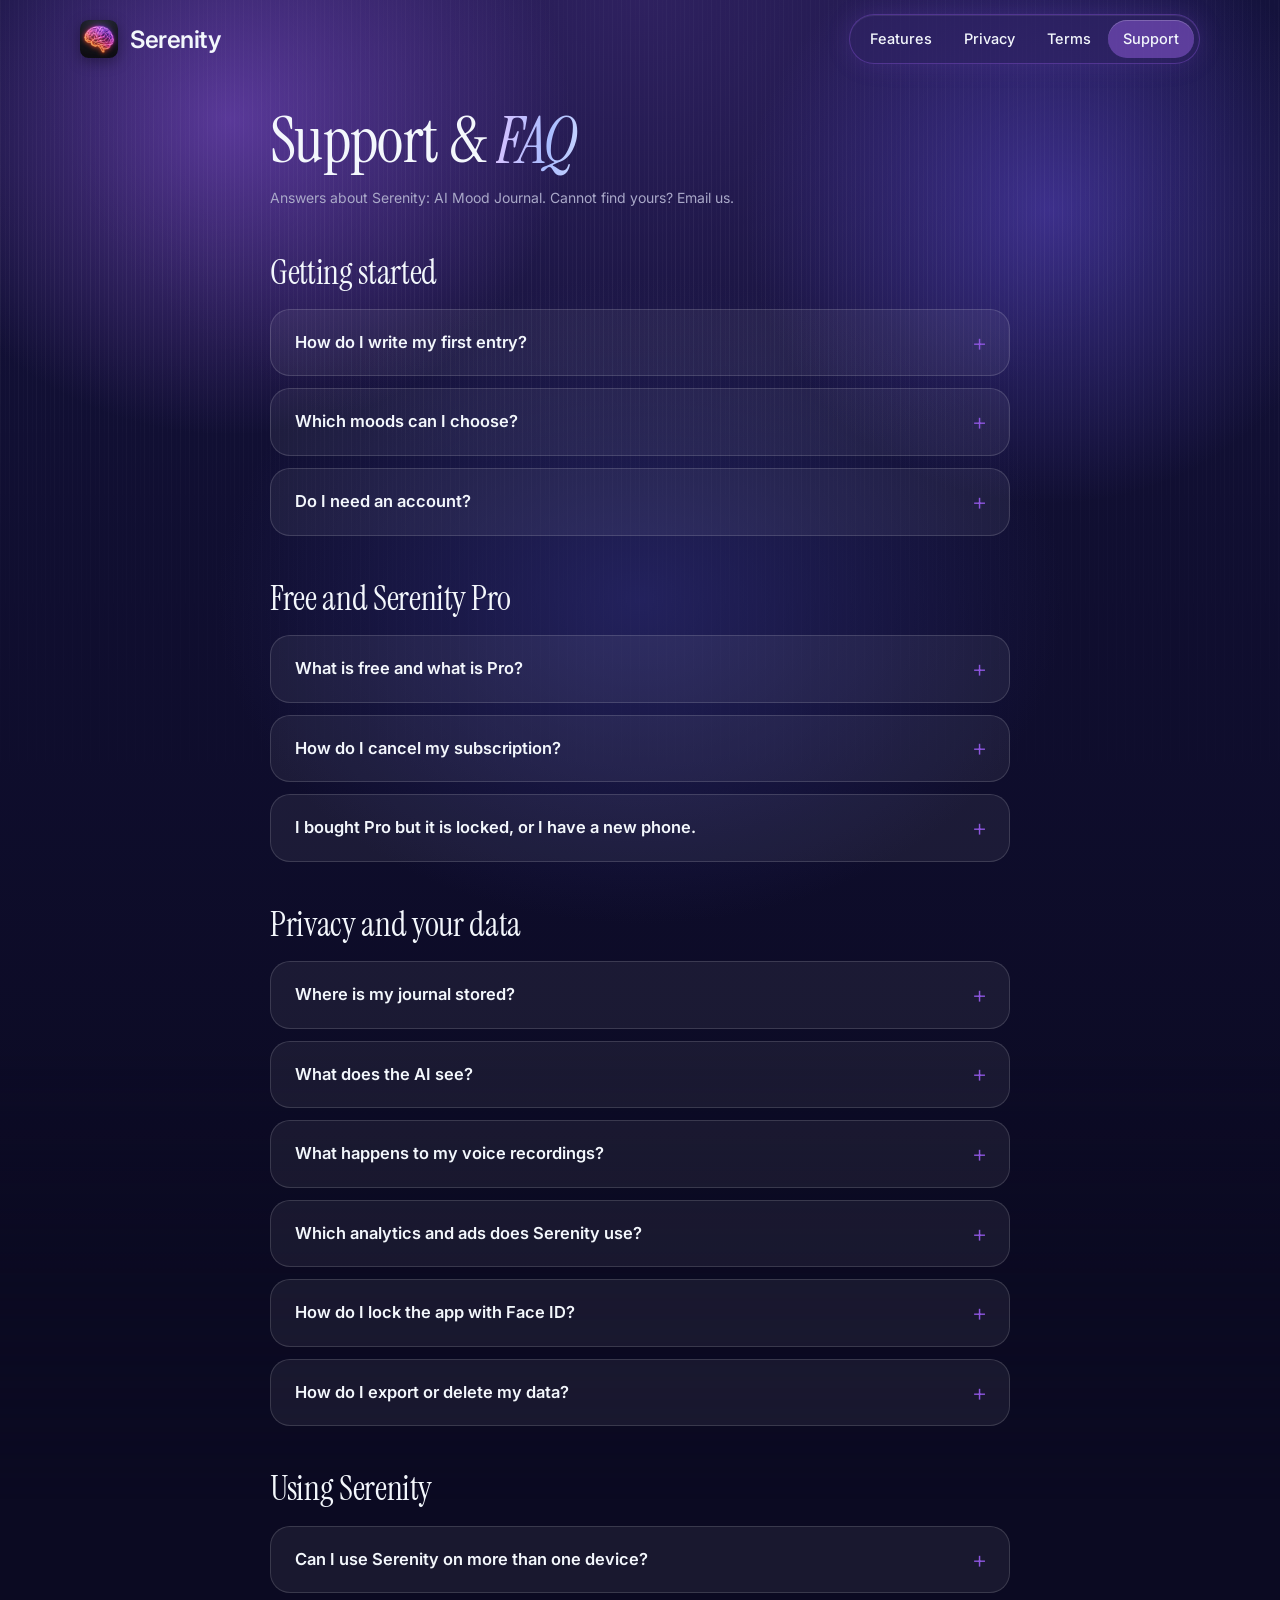
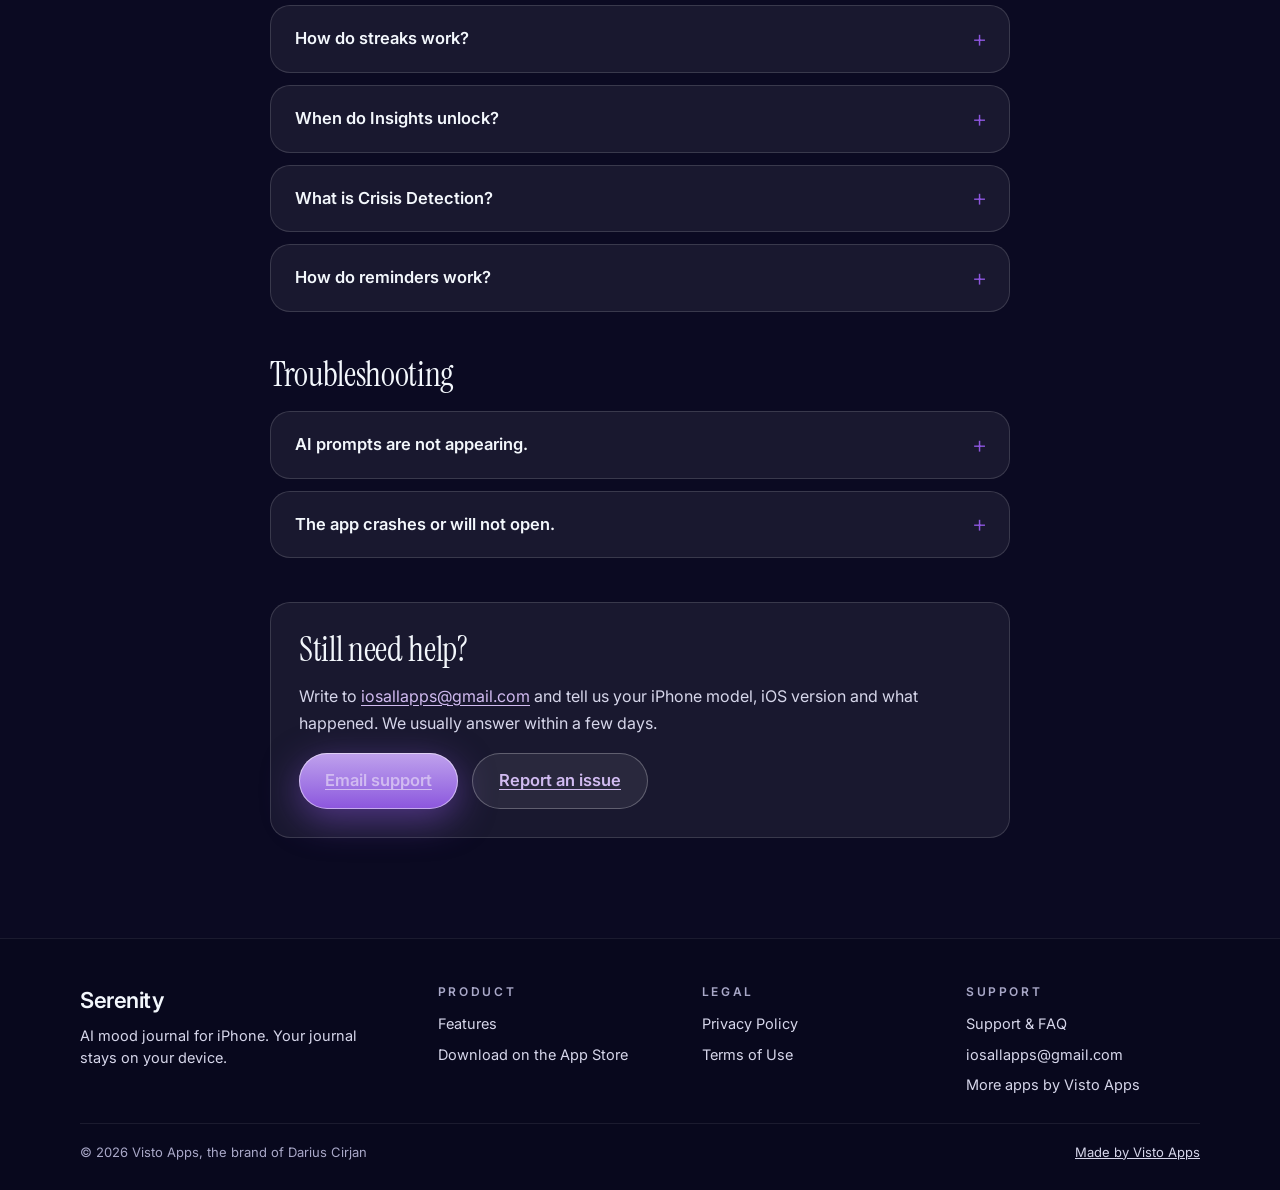
<file: support.html>
<!DOCTYPE html>
<html lang="en">
<head>
    <meta charset="UTF-8">
    <meta name="viewport" content="width=device-width, initial-scale=1.0">
    <title>Support &amp; FAQ: Serenity AI Mood Journal</title>
    <meta name="description" content="Answers about Serenity, the AI mood journal for iPhone: free vs Pro, cancelling, privacy, voice notes, exporting and deleting your data. Email us.">
    <meta name="author" content="Visto Apps">
    <meta name="robots" content="index, follow, max-image-preview:large">
    <meta name="apple-itunes-app" content="app-id=6761684674">
    <link rel="canonical" href="https://serenityjournalapp.com/support.html">
    <link rel="alternate" hreflang="en" href="https://serenityjournalapp.com/support.html">
    <link rel="alternate" hreflang="x-default" href="https://serenityjournalapp.com/support.html">
    <meta property="og:type" content="website">
    <meta property="og:site_name" content="Serenity">
    <meta property="og:title" content="Support &amp; FAQ: Serenity AI Mood Journal">
    <meta property="og:description" content="Answers about Serenity, the AI mood journal for iPhone: free vs Pro, cancelling, privacy, voice notes, exporting and deleting your data. Email us.">
    <meta property="og:url" content="https://serenityjournalapp.com/support.html">
    <meta property="og:image" content="https://serenityjournalapp.com/og-image.jpg">
    <meta property="og:image:width" content="1200">
    <meta property="og:image:height" content="630">
    <meta property="og:image:alt" content="Serenity: AI Mood Journal, an AI mood journal for iPhone">
    <meta property="og:locale" content="en_US">
    <meta name="twitter:card" content="summary_large_image">
    <meta name="twitter:title" content="Support &amp; FAQ: Serenity AI Mood Journal">
    <meta name="twitter:description" content="Answers about Serenity, the AI mood journal for iPhone: free vs Pro, cancelling, privacy, voice notes, exporting and deleting your data. Email us.">
    <meta name="twitter:image" content="https://serenityjournalapp.com/og-image.jpg">
    <link rel="icon" type="image/png" sizes="64x64" href="favicon.png">
    <link rel="icon" type="image/x-icon" href="favicon.ico">
    <link rel="apple-touch-icon" href="apple-touch-icon.png">
    <meta name="theme-color" content="#2e2260" data-scrolled="#0b0a22">
    <meta name="apple-mobile-web-app-title" content="Serenity">
    <link rel="preload" href="assets/fonts/instrument-serif.woff2" as="font" type="font/woff2" crossorigin>
    <link rel="preload" href="assets/fonts/inter.woff2" as="font" type="font/woff2" crossorigin>
    <link rel="stylesheet" href="styles.css?v=20261116s">
    <script type="application/ld+json">{"@context":"https://schema.org","@graph":[{"@type":"Organization","@id":"https://vistoapps.com/#org","name":"Visto Apps","url":"https://vistoapps.com","founder":{"@type":"Person","name":"Darius Cirjan"}},{"@type":"WebSite","@id":"https://serenityjournalapp.com/#site","url":"https://serenityjournalapp.com/","name":"Serenity","publisher":{"@id":"https://vistoapps.com/#org"},"inLanguage":"en"},{"@type":"BreadcrumbList","itemListElement":[{"@type":"ListItem","position":1,"name":"Serenity","item":"https://serenityjournalapp.com/"},{"@type":"ListItem","position":2,"name":"Support & FAQ","item":"https://serenityjournalapp.com/support.html"}]}]}</script>
    <script type="application/ld+json">{"@context":"https://schema.org","@type":"FAQPage","mainEntity":[{"@type":"Question","name":"How do I write my first entry?","acceptedAnswer":{"@type":"Answer","text":"Open Serenity and tap Write in my journal on the Home tab (or Check in for a quick mood log). Pick how you feel, read the prompt, then write or record your thoughts. Add tags or a photo if you like and tap Save ."}},{"@type":"Question","name":"Which moods can I choose?","acceptedAnswer":{"@type":"Answer","text":"Ten: Happy, Calm, Grateful, Excited, Neutral, Anxious, Sad, Angry, Tired and Stressed. Insights, the mood calendar and the trend chart are built from the moods you log."}},{"@type":"Question","name":"Do I need an account?","acceptedAnswer":{"@type":"Answer","text":"No. Serenity has no sign up and never asks for your name, email or phone number. Your journal lives on your iPhone."}},{"@type":"Question","name":"What is free and what is Pro?","acceptedAnswer":{"@type":"Answer","text":"Serenity is free to download and shows ads. The free version has limits: three voice recordings of up to two minutes, three quick notes and three prompts a day from a built-in library. Quick mood check-ins have no limit. Serenity Pro removes ads and these limits and writes your prompts and reflections with AI. It is a weekly, monthly or yearly subscription, or a one-time lifetime purchase; the price and any free trial are shown in the app before you buy."}},{"@type":"Question","name":"How do I cancel my subscription?","acceptedAnswer":{"@type":"Answer","text":"In Serenity go to Settings, Manage Subscription , or on your iPhone open Settings, tap your name, then Subscriptions, and choose Serenity. Cancel at least 24 hours before the period ends to avoid the next charge. You keep Pro until the end of the period you paid for."}},{"@type":"Question","name":"I bought Pro but it is locked, or I have a new phone.","acceptedAnswer":{"@type":"Answer","text":"Use Restore Purchases on the Serenity Pro screen, signed in with the same Apple Account you bought with. If it still does not unlock, write to us with the date of purchase."}},{"@type":"Question","name":"Where is my journal stored?","acceptedAnswer":{"@type":"Answer","text":"Only on your iPhone, protected by iOS Data Protection. There is no Serenity account, we have no copy of your entries, and nothing is synced to iCloud. Your iPhone's own backup can include the app's data, as with most apps; that is controlled by iOS settings."}},{"@type":"Question","name":"What does the AI see?","acceptedAnswer":{"@type":"Answer","text":"Only in Serenity Pro. For a prompt, the app sends the mood you picked, the app language and, if you gave them in onboarding, your goal and how predictable your mood is. For a Mirror reflection after you save an entry, it sends that entry's mood and first 200 characters plus the mood and first 50 characters of your last 7 entries. Never a full entry. The request goes through a small relay we run on Cloudflare to Groq, a US company, and the relay does not store it. The free version sends nothing to AI. Details are in the Privacy Policy ."}},{"@type":"Question","name":"What happens to my voice recordings?","acceptedAnswer":{"@type":"Answer","text":"The recording is saved on your iPhone. To turn speech into text, Apple's speech recognition processes the audio, and depending on your device and language Apple may do that on its servers, under Apple's privacy policy."}},{"@type":"Question","name":"Which analytics and ads does Serenity use?","acceptedAnswer":{"@type":"Answer","text":"The free version shows ads from Google AdMob. Usage statistics and crash reports use Google Firebase and never include your moods or text. Where the law requires it, you answer Google's consent form first, and you can change it in Settings, Ad Privacy Settings . In every country you can switch statistics and crash reports off with Settings, Anonymous Analytics . If iOS asks to track you across apps, refusing means your device identifier is not shared for ads."}},{"@type":"Question","name":"How do I lock the app with Face ID?","acceptedAnswer":{"@type":"Answer","text":"Go to Settings and turn on Lock with Face ID (or Touch ID, depending on your iPhone). Serenity then asks for it when you return to the app."}},{"@type":"Question","name":"How do I export or delete my data?","acceptedAnswer":{"@type":"Answer","text":"To export, go to Settings, Export My Data , or in History open the filter menu and choose Export CSV or Export Text. To remove your entries, use Settings, Clear All History . To erase everything and start over, use Settings, Delete All My Data . These cannot be undone, and deleting the app also removes the data."}},{"@type":"Question","name":"Can I use Serenity on more than one device?","acceptedAnswer":{"@type":"Answer","text":"Each iPhone keeps its own journal, because nothing is synced. To move your entries, export them from Settings, Export My Data."}},{"@type":"Question","name":"How do streaks work?","acceptedAnswer":{"@type":"Answer","text":"A streak counts the days in a row you save an entry or a quick check-in. A missed day starts a new streak, but your entries, badges and longest streak stay."}},{"@type":"Question","name":"When do Insights unlock?","acceptedAnswer":{"@type":"Answer","text":"After you log at least 7 entries. Insights then show your best and hardest day, the time of day you feel best, your mood trend and how steady it is. All of it is calculated on your device."}},{"@type":"Question","name":"What is Crisis Detection?","acceptedAnswer":{"@type":"Answer","text":"An optional feature that is off until you turn it on in Settings. It then checks entries written in English or Romanian, on your device, and shows support resources for your region if it finds signs of crisis. It is not a substitute for professional care. If you are in danger, contact your local emergency services."}},{"@type":"Question","name":"How do reminders work?","acceptedAnswer":{"@type":"Answer","text":"Turn on Daily Reminders in Settings and allow notifications when iOS asks. Reminders are scheduled on your phone; there is no push server."}},{"@type":"Question","name":"AI prompts are not appearing.","acceptedAnswer":{"@type":"Answer","text":"AI prompts and reflections are part of Serenity Pro and need an internet connection. If the request fails, Serenity shows a prompt from its built-in library instead, so you can keep writing. Check your connection, reopen the app and update to the latest version."}},{"@type":"Question","name":"The app crashes or will not open.","acceptedAnswer":{"@type":"Answer","text":"Force-quit the app and open it again. Restart your iPhone. Update iOS and Serenity. Free up storage in Settings, General, iPhone Storage. If it continues, email us with what you were doing when it happened."}}]}</script>
</head><body>
    <a href="#main" class="skip-link">Skip to main content</a>
    <div class="animated-bg" aria-hidden="true"></div>
    <header>
        <div class="container">
            <a href="/" class="logo"><img src="img/icon.webp" alt="" width="38" height="38">Serenity</a>
            <button class="mobile-menu-btn" aria-label="Toggle menu" aria-expanded="false"><svg width="24" height="24" viewBox="0 0 24 24" fill="none" stroke="currentColor" stroke-width="2" stroke-linecap="round" stroke-linejoin="round" aria-hidden="true"><line x1="3" y1="6" x2="21" y2="6"></line><line x1="3" y1="12" x2="21" y2="12"></line><line x1="3" y1="18" x2="21" y2="18"></line></svg></button>
            <nav aria-label="Main"><ul class="nav-links"><li><a href="/#features">Features</a></li><li><a href="/privacy.html">Privacy</a></li><li><a href="/terms.html">Terms</a></li><li><a href="/support.html" aria-current="page">Support</a></li></ul></nav>
        </div>
    </header>

    <main id="main">
        <div class="legal-page">
            <h1>Support &amp; <em>FAQ</em></h1>
            <p class="last-updated">Answers about Serenity: AI Mood Journal. Cannot find yours? Email us.</p>
            <h2>Getting started</h2><div class="faq-list"><details class="faq-item"><summary>How do I write my first entry?</summary><div class="faq-body"><p>Open Serenity and tap <strong>Write in my journal</strong> on the Home tab (or <strong>Check in</strong> for a quick mood log). Pick how you feel, read the prompt, then write or record your thoughts. Add tags or a photo if you like and tap <strong>Save</strong>.</p></div></details><details class="faq-item"><summary>Which moods can I choose?</summary><div class="faq-body"><p>Ten: Happy, Calm, Grateful, Excited, Neutral, Anxious, Sad, Angry, Tired and Stressed. Insights, the mood calendar and the trend chart are built from the moods you log.</p></div></details><details class="faq-item"><summary>Do I need an account?</summary><div class="faq-body"><p>No. Serenity has no sign up and never asks for your name, email or phone number. Your journal lives on your iPhone.</p></div></details></div><h2>Free and Serenity Pro</h2><div class="faq-list"><details class="faq-item"><summary>What is free and what is Pro?</summary><div class="faq-body"><p>Serenity is free to download and shows ads. The free version has limits: three voice recordings of up to two minutes, three quick notes and three prompts a day from a built-in library. Quick mood check-ins have no limit. <strong>Serenity Pro</strong> removes ads and these limits and writes your prompts and reflections with AI. It is a weekly, monthly or yearly subscription, or a one-time lifetime purchase; the price and any free trial are shown in the app before you buy.</p></div></details><details class="faq-item"><summary>How do I cancel my subscription?</summary><div class="faq-body"><p>In Serenity go to <strong>Settings, Manage Subscription</strong>, or on your iPhone open Settings, tap your name, then Subscriptions, and choose Serenity. Cancel at least 24 hours before the period ends to avoid the next charge. You keep Pro until the end of the period you paid for.</p></div></details><details class="faq-item"><summary>I bought Pro but it is locked, or I have a new phone.</summary><div class="faq-body"><p>Use <strong>Restore Purchases</strong> on the Serenity Pro screen, signed in with the same Apple Account you bought with. If it still does not unlock, write to us with the date of purchase.</p></div></details></div><h2>Privacy and your data</h2><div class="faq-list"><details class="faq-item"><summary>Where is my journal stored?</summary><div class="faq-body"><p>Only on your iPhone, protected by iOS Data Protection. There is no Serenity account, we have no copy of your entries, and nothing is synced to iCloud. Your iPhone's own backup can include the app's data, as with most apps; that is controlled by iOS settings.</p></div></details><details class="faq-item"><summary>What does the AI see?</summary><div class="faq-body"><p>Only in Serenity Pro. For a prompt, the app sends the mood you picked, the app language and, if you gave them in onboarding, your goal and how predictable your mood is. For a Mirror reflection after you save an entry, it sends that entry's mood and first 200 characters plus the mood and first 50 characters of your last 7 entries. Never a full entry. The request goes through a small relay we run on Cloudflare to Groq, a US company, and the relay does not store it. The free version sends nothing to AI. Details are in the <a href="privacy.html">Privacy Policy</a>.</p></div></details><details class="faq-item"><summary>What happens to my voice recordings?</summary><div class="faq-body"><p>The recording is saved on your iPhone. To turn speech into text, Apple's speech recognition processes the audio, and depending on your device and language Apple may do that on its servers, under Apple's privacy policy.</p></div></details><details class="faq-item"><summary>Which analytics and ads does Serenity use?</summary><div class="faq-body"><p>The free version shows ads from Google AdMob. Usage statistics and crash reports use Google Firebase and never include your moods or text. Where the law requires it, you answer Google's consent form first, and you can change it in <strong>Settings, Ad Privacy Settings</strong>. In every country you can switch statistics and crash reports off with <strong>Settings, Anonymous Analytics</strong>. If iOS asks to track you across apps, refusing means your device identifier is not shared for ads.</p></div></details><details class="faq-item"><summary>How do I lock the app with Face ID?</summary><div class="faq-body"><p>Go to <strong>Settings</strong> and turn on <strong>Lock with Face ID</strong> (or Touch ID, depending on your iPhone). Serenity then asks for it when you return to the app.</p></div></details><details class="faq-item"><summary>How do I export or delete my data?</summary><div class="faq-body"><p>To export, go to <strong>Settings, Export My Data</strong>, or in History open the filter menu and choose Export CSV or Export Text. To remove your entries, use <strong>Settings, Clear All History</strong>. To erase everything and start over, use <strong>Settings, Delete All My Data</strong>. These cannot be undone, and deleting the app also removes the data.</p></div></details></div><h2>Using Serenity</h2><div class="faq-list"><details class="faq-item"><summary>Can I use Serenity on more than one device?</summary><div class="faq-body"><p>Each iPhone keeps its own journal, because nothing is synced. To move your entries, export them from Settings, Export My Data.</p></div></details><details class="faq-item"><summary>How do streaks work?</summary><div class="faq-body"><p>A streak counts the days in a row you save an entry or a quick check-in. A missed day starts a new streak, but your entries, badges and longest streak stay.</p></div></details><details class="faq-item"><summary>When do Insights unlock?</summary><div class="faq-body"><p>After you log at least 7 entries. Insights then show your best and hardest day, the time of day you feel best, your mood trend and how steady it is. All of it is calculated on your device.</p></div></details><details class="faq-item"><summary>What is Crisis Detection?</summary><div class="faq-body"><p>An optional feature that is off until you turn it on in Settings. It then checks entries written in English or Romanian, on your device, and shows support resources for your region if it finds signs of crisis. It is not a substitute for professional care. If you are in danger, contact your local emergency services.</p></div></details><details class="faq-item"><summary>How do reminders work?</summary><div class="faq-body"><p>Turn on <strong>Daily Reminders</strong> in Settings and allow notifications when iOS asks. Reminders are scheduled on your phone; there is no push server.</p></div></details></div><h2>Troubleshooting</h2><div class="faq-list"><details class="faq-item"><summary>AI prompts are not appearing.</summary><div class="faq-body"><p>AI prompts and reflections are part of Serenity Pro and need an internet connection. If the request fails, Serenity shows a prompt from its built-in library instead, so you can keep writing. Check your connection, reopen the app and update to the latest version.</p></div></details><details class="faq-item"><summary>The app crashes or will not open.</summary><div class="faq-body"><ol><li>Force-quit the app and open it again.</li><li>Restart your iPhone.</li><li>Update iOS and Serenity.</li><li>Free up storage in Settings, General, iPhone Storage.</li></ol><p>If it continues, <a href="mailto:iosallapps@gmail.com">email us</a> with what you were doing when it happened.</p></div></details></div>
            <div class="contact-card">
                <h2>Still need help?</h2>
                <p>Write to <a href="mailto:iosallapps@gmail.com">iosallapps@gmail.com</a> and tell us your iPhone model, iOS version and what happened. We usually answer within a few days.</p>
                <div class="cta-buttons"><a class="btn-glow" href="mailto:iosallapps@gmail.com">Email support</a><a class="btn-store" href="mailto:iosallapps@gmail.com?subject=Issue%20report%20-%20Serenity">Report an issue</a></div>
            </div>
        </div>
    </main>

    <footer>
        <div class="container">
            <div class="footer-content">
                <div class="footer-section">
                    <h3>Serenity</h3>
                    <p>AI mood journal for iPhone. Your journal stays on your device.</p>
                </div>
                <div class="footer-section">
                    <h4>Product</h4>
                    <ul>
                        <li><a href="/#features">Features</a></li>
                        <li><a href="https://apps.apple.com/app/id6761684674" rel="noopener">Download on the App Store</a></li>
                    </ul>
                </div>
                <div class="footer-section">
                    <h4>Legal</h4>
                    <ul>
                        <li><a href="/privacy.html">Privacy Policy</a></li>
                        <li><a href="/terms.html">Terms of Use</a></li>
                    </ul>
                </div>
                <div class="footer-section">
                    <h4>Support</h4>
                    <ul>
                        <li><a href="/support.html">Support &amp; FAQ</a></li>
                        <li><a href="mailto:iosallapps@gmail.com">iosallapps@gmail.com</a></li>
                        <li><a href="https://vistoapps.com/apps.html" rel="noopener">More apps by Visto Apps</a></li>
                    </ul>
                </div>
            </div>
            <div class="footer-bottom">
                <span>&copy; 2026 Visto Apps, the brand of Darius Cirjan</span>
                <a href="https://vistoapps.com" rel="noopener">Made by Visto Apps</a>
            </div>
        </div>
    </footer>
    <script src="animations.js?v=20261116s" defer></script>
</body>
</html>
</file>
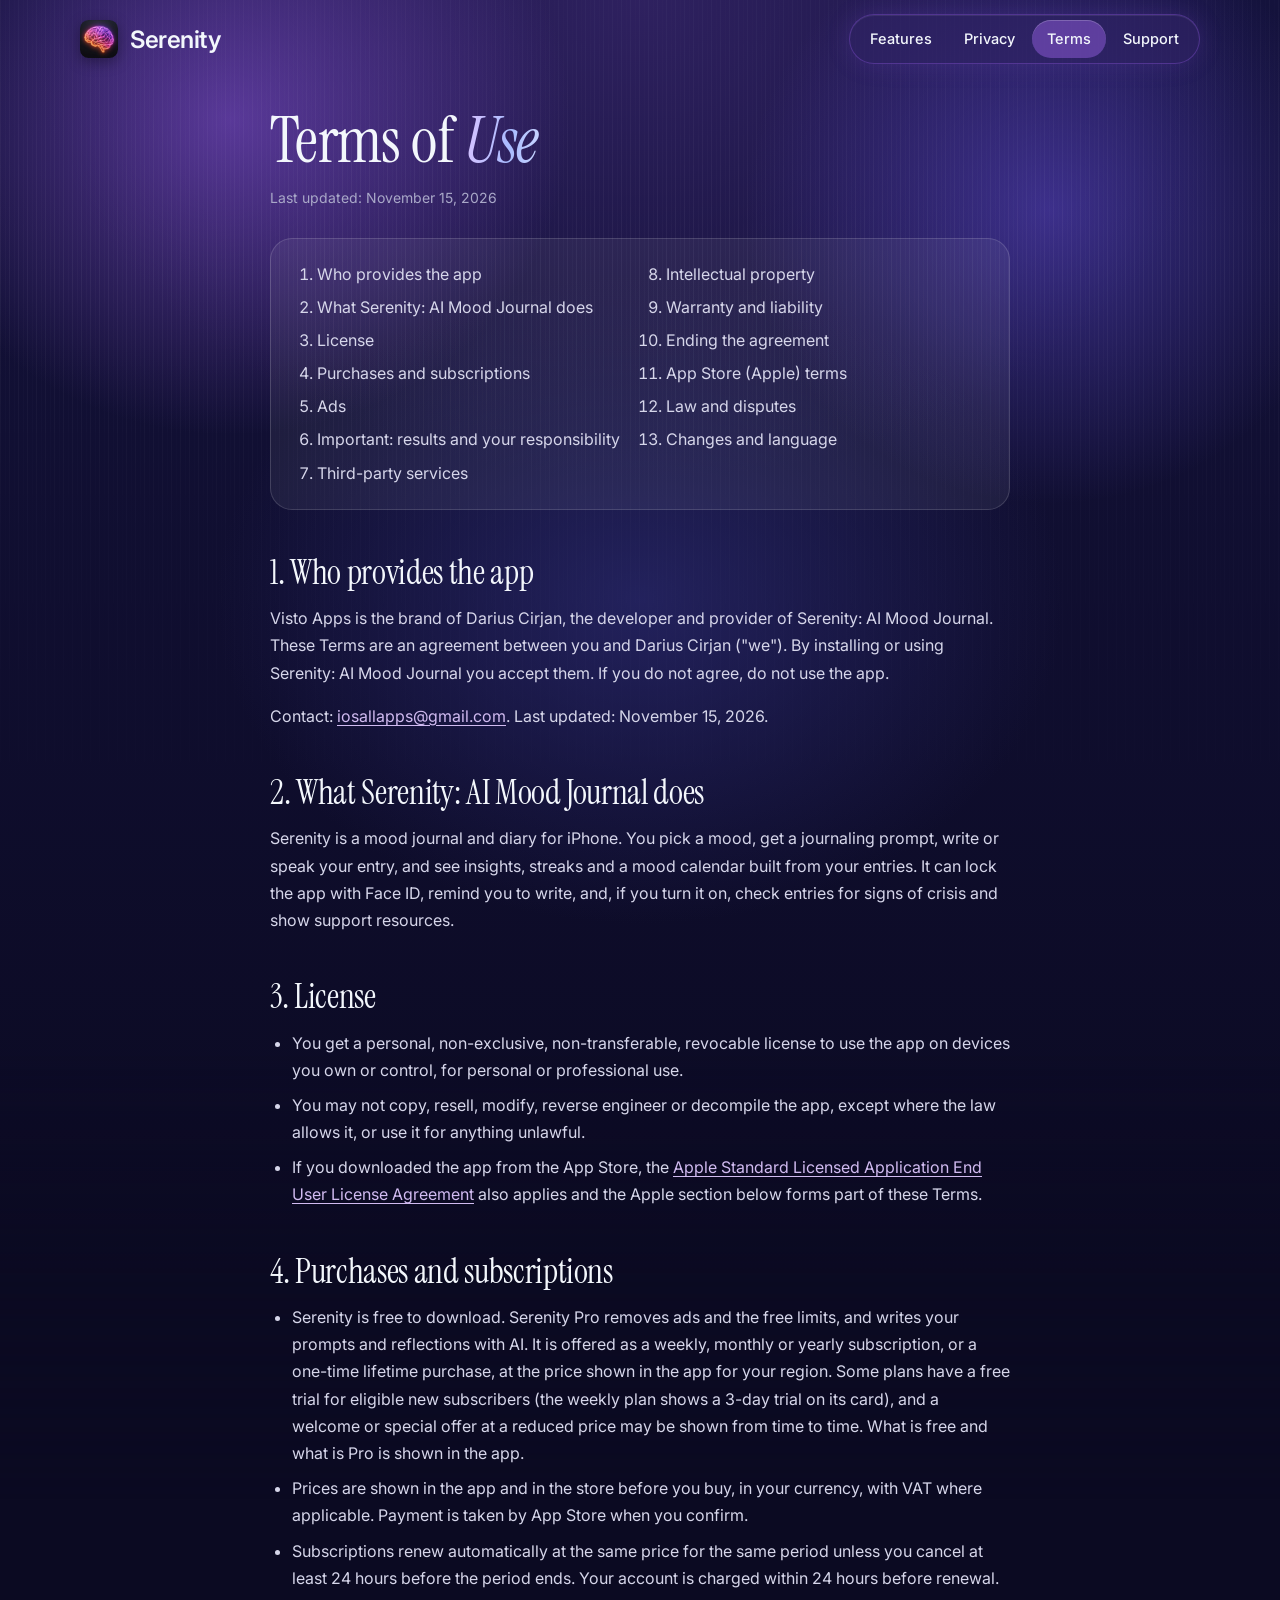
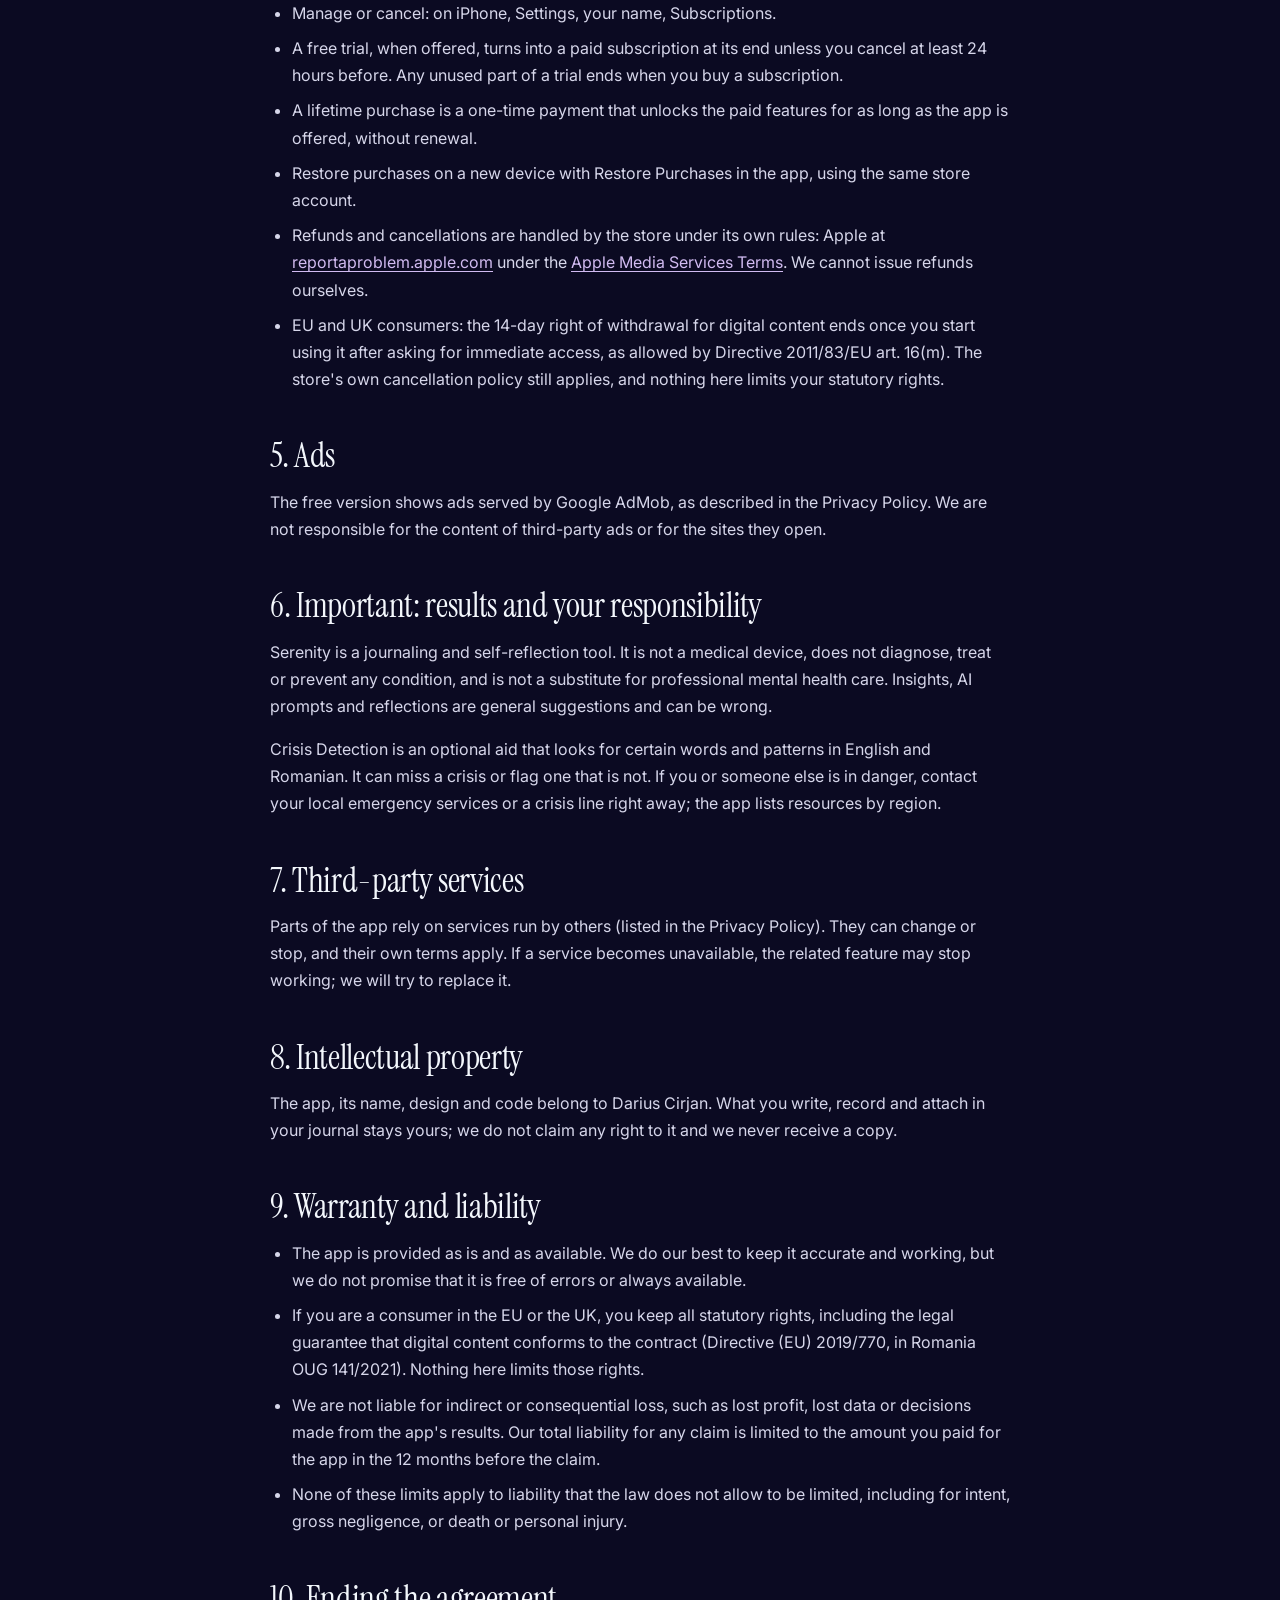
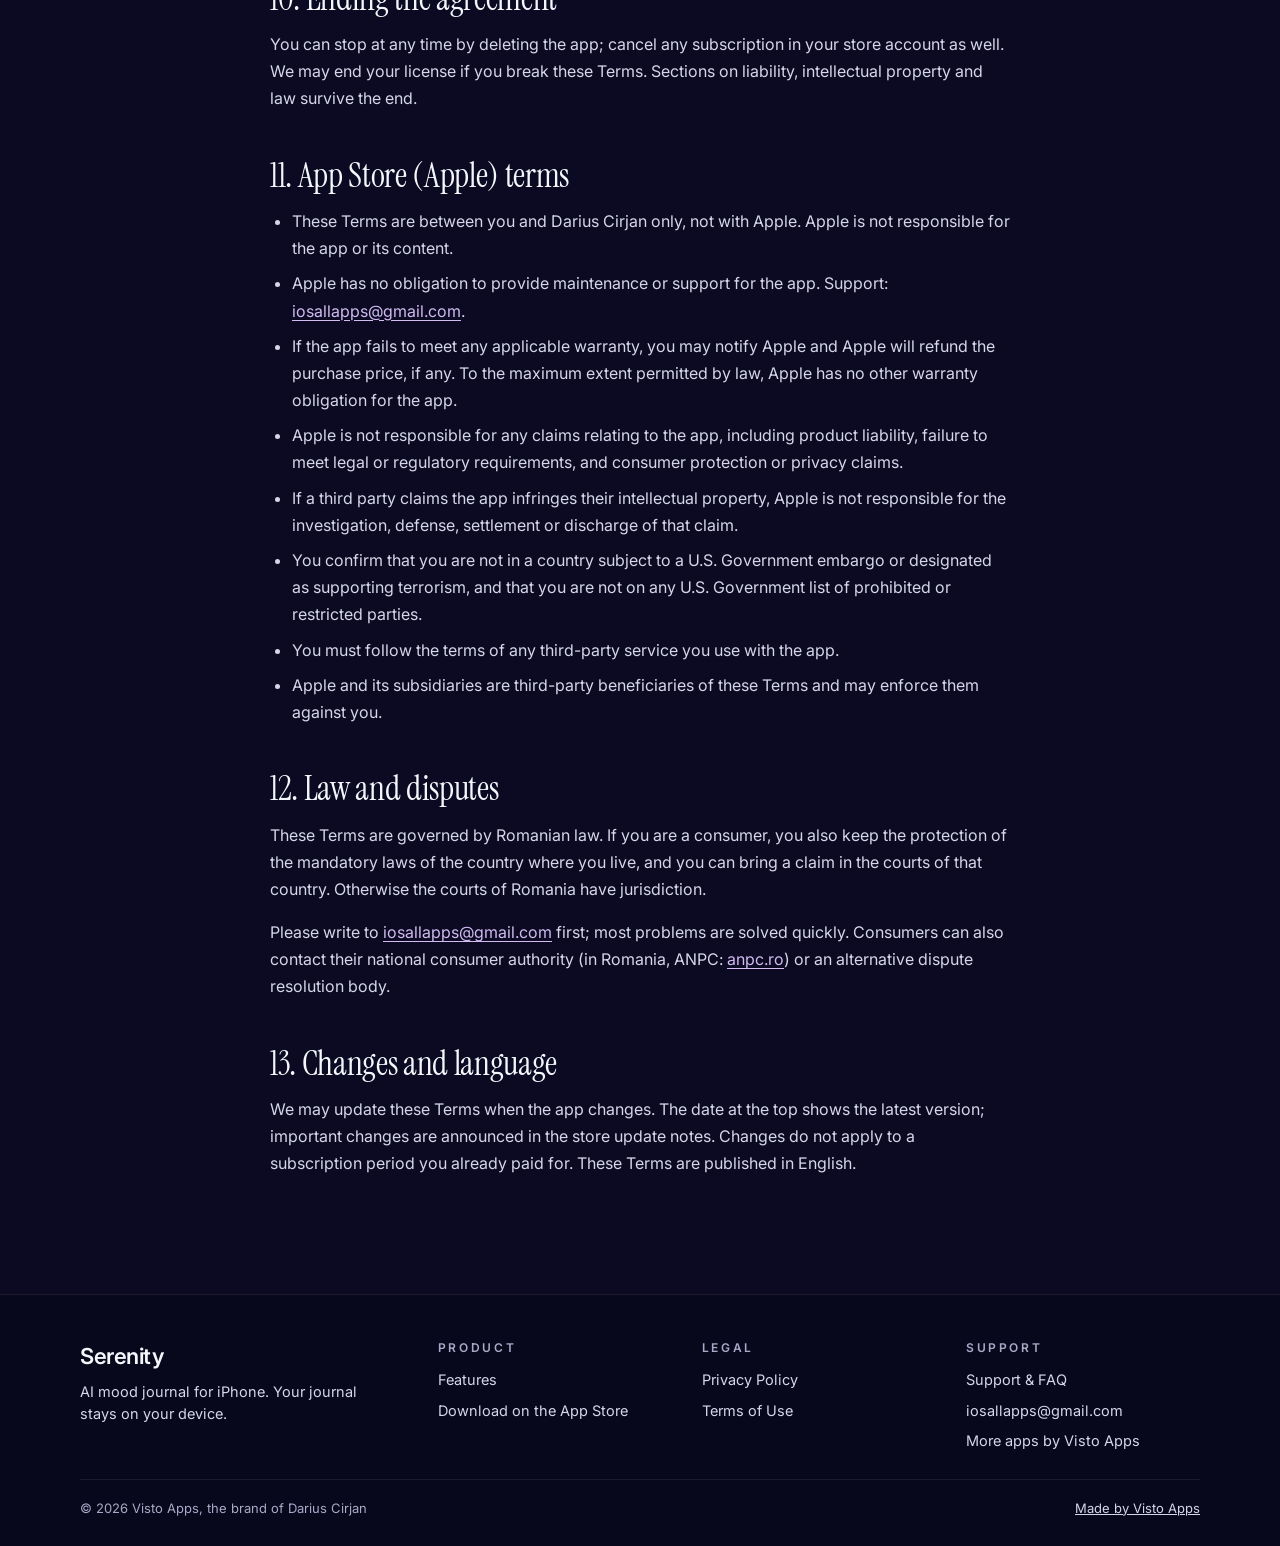
<file: terms.html>
<!DOCTYPE html>
<html lang="en">
<head>
    <meta charset="UTF-8">
    <meta name="viewport" content="width=device-width, initial-scale=1.0">
    <title>Terms of Use: Serenity AI Mood Journal</title>
    <meta name="description" content="The terms for Serenity, the AI mood journal for iPhone: Serenity Pro subscriptions and lifetime purchase, AI features, ads, privacy and your rights.">
    <meta name="author" content="Visto Apps">
    <meta name="robots" content="index, follow, max-image-preview:large">
    <meta name="apple-itunes-app" content="app-id=6761684674">
    <link rel="canonical" href="https://serenityjournalapp.com/terms.html">
    <link rel="alternate" hreflang="en" href="https://serenityjournalapp.com/terms.html">
    <link rel="alternate" hreflang="x-default" href="https://serenityjournalapp.com/terms.html">
    <meta property="og:type" content="website">
    <meta property="og:site_name" content="Serenity">
    <meta property="og:title" content="Terms of Use: Serenity AI Mood Journal">
    <meta property="og:description" content="The terms for Serenity, the AI mood journal for iPhone: Serenity Pro subscriptions and lifetime purchase, AI features, ads, privacy and your rights.">
    <meta property="og:url" content="https://serenityjournalapp.com/terms.html">
    <meta property="og:image" content="https://serenityjournalapp.com/og-image.jpg">
    <meta property="og:image:width" content="1200">
    <meta property="og:image:height" content="630">
    <meta property="og:image:alt" content="Serenity: AI Mood Journal, an AI mood journal for iPhone">
    <meta property="og:locale" content="en_US">
    <meta name="twitter:card" content="summary_large_image">
    <meta name="twitter:title" content="Terms of Use: Serenity AI Mood Journal">
    <meta name="twitter:description" content="The terms for Serenity, the AI mood journal for iPhone: Serenity Pro subscriptions and lifetime purchase, AI features, ads, privacy and your rights.">
    <meta name="twitter:image" content="https://serenityjournalapp.com/og-image.jpg">
    <link rel="icon" type="image/png" sizes="64x64" href="favicon.png">
    <link rel="icon" type="image/x-icon" href="favicon.ico">
    <link rel="apple-touch-icon" href="apple-touch-icon.png">
    <meta name="theme-color" content="#2e2260" data-scrolled="#0b0a22">
    <meta name="apple-mobile-web-app-title" content="Serenity">
    <link rel="preload" href="assets/fonts/instrument-serif.woff2" as="font" type="font/woff2" crossorigin>
    <link rel="preload" href="assets/fonts/inter.woff2" as="font" type="font/woff2" crossorigin>
    <link rel="stylesheet" href="styles.css?v=20261116s">
    <script type="application/ld+json">{"@context":"https://schema.org","@graph":[{"@type":"Organization","@id":"https://vistoapps.com/#org","name":"Visto Apps","url":"https://vistoapps.com","founder":{"@type":"Person","name":"Darius Cirjan"}},{"@type":"WebSite","@id":"https://serenityjournalapp.com/#site","url":"https://serenityjournalapp.com/","name":"Serenity","publisher":{"@id":"https://vistoapps.com/#org"},"inLanguage":"en"},{"@type":"BreadcrumbList","itemListElement":[{"@type":"ListItem","position":1,"name":"Serenity","item":"https://serenityjournalapp.com/"},{"@type":"ListItem","position":2,"name":"Terms of Use","item":"https://serenityjournalapp.com/terms.html"}]}]}</script>
</head><body>
    <a href="#main" class="skip-link">Skip to main content</a>
    <div class="animated-bg" aria-hidden="true"></div>
    <header>
        <div class="container">
            <a href="/" class="logo"><img src="img/icon.webp" alt="" width="38" height="38">Serenity</a>
            <button class="mobile-menu-btn" aria-label="Toggle menu" aria-expanded="false"><svg width="24" height="24" viewBox="0 0 24 24" fill="none" stroke="currentColor" stroke-width="2" stroke-linecap="round" stroke-linejoin="round" aria-hidden="true"><line x1="3" y1="6" x2="21" y2="6"></line><line x1="3" y1="12" x2="21" y2="12"></line><line x1="3" y1="18" x2="21" y2="18"></line></svg></button>
            <nav aria-label="Main"><ul class="nav-links"><li><a href="/#features">Features</a></li><li><a href="/privacy.html">Privacy</a></li><li><a href="/terms.html" aria-current="page">Terms</a></li><li><a href="/support.html">Support</a></li></ul></nav>
        </div>
    </header>

    <main id="main">
        <div class="legal-page">
<!--legal:start-->
<h1>Terms of <em>Use</em></h1>
<p class="last-updated">Last updated: November 15, 2026</p>
<nav class="legal-toc" aria-label="Contents"><ol>
<li><a href="#provider">Who provides the app</a></li>
<li><a href="#service">What Serenity: AI Mood Journal does</a></li>
<li><a href="#license">License</a></li>
<li><a href="#purchases">Purchases and subscriptions</a></li>
<li><a href="#ads">Ads</a></li>
<li><a href="#accuracy">Important: results and your responsibility</a></li>
<li><a href="#third">Third-party services</a></li>
<li><a href="#ip">Intellectual property</a></li>
<li><a href="#warranty">Warranty and liability</a></li>
<li><a href="#end">Ending the agreement</a></li>
<li><a href="#apple">App Store (Apple) terms</a></li>
<li><a href="#law">Law and disputes</a></li>
<li><a href="#changes">Changes and language</a></li>
</ol></nav>
<section id="provider" class="legal-section"><h2>1. Who provides the app</h2><p>Visto Apps is the brand of Darius Cirjan, the developer and provider of Serenity: AI Mood Journal. These Terms are an agreement between you and Darius Cirjan ("we"). By installing or using Serenity: AI Mood Journal you accept them. If you do not agree, do not use the app.</p><p>Contact: <a href="mailto:iosallapps@gmail.com">iosallapps@gmail.com</a>. Last updated: November 15, 2026.</p></section>
<section id="service" class="legal-section"><h2>2. What Serenity: AI Mood Journal does</h2><p>Serenity is a mood journal and diary for iPhone. You pick a mood, get a journaling prompt, write or speak your entry, and see insights, streaks and a mood calendar built from your entries. It can lock the app with Face ID, remind you to write, and, if you turn it on, check entries for signs of crisis and show support resources.</p></section>
<section id="license" class="legal-section"><h2>3. License</h2><ul><li>You get a personal, non-exclusive, non-transferable, revocable license to use the app on devices you own or control, for personal or professional use.</li><li>You may not copy, resell, modify, reverse engineer or decompile the app, except where the law allows it, or use it for anything unlawful.</li><li>If you downloaded the app from the App Store, the <a href="https://www.apple.com/legal/internet-services/itunes/dev/stdeula/" rel="noopener">Apple Standard Licensed Application End User License Agreement</a> also applies and the Apple section below forms part of these Terms.</li></ul></section>
<section id="purchases" class="legal-section"><h2>4. Purchases and subscriptions</h2><ul><li>Serenity is free to download. Serenity Pro removes ads and the free limits, and writes your prompts and reflections with AI. It is offered as a weekly, monthly or yearly subscription, or a one-time lifetime purchase, at the price shown in the app for your region. Some plans have a free trial for eligible new subscribers (the weekly plan shows a 3-day trial on its card), and a welcome or special offer at a reduced price may be shown from time to time. What is free and what is Pro is shown in the app.</li><li>Prices are shown in the app and in the store before you buy, in your currency, with VAT where applicable. Payment is taken by App Store when you confirm.</li><li>Subscriptions renew automatically at the same price for the same period unless you cancel at least 24 hours before the period ends. Your account is charged within 24 hours before renewal.</li><li>Manage or cancel: on iPhone, Settings, your name, Subscriptions.</li><li>A free trial, when offered, turns into a paid subscription at its end unless you cancel at least 24 hours before. Any unused part of a trial ends when you buy a subscription.</li><li>A lifetime purchase is a one-time payment that unlocks the paid features for as long as the app is offered, without renewal.</li><li>Restore purchases on a new device with Restore Purchases in the app, using the same store account.</li><li>Refunds and cancellations are handled by the store under its own rules: Apple at <a href="https://reportaproblem.apple.com" rel="noopener">reportaproblem.apple.com</a> under the <a href="https://www.apple.com/legal/internet-services/itunes/" rel="noopener">Apple Media Services Terms</a>. We cannot issue refunds ourselves.</li><li>EU and UK consumers: the 14-day right of withdrawal for digital content ends once you start using it after asking for immediate access, as allowed by Directive 2011/83/EU art. 16(m). The store's own cancellation policy still applies, and nothing here limits your statutory rights.</li></ul></section>
<section id="ads" class="legal-section"><h2>5. Ads</h2><p>The free version shows ads served by Google AdMob, as described in the Privacy Policy. We are not responsible for the content of third-party ads or for the sites they open.</p></section>
<section id="accuracy" class="legal-section"><h2>6. Important: results and your responsibility</h2><p>Serenity is a journaling and self-reflection tool. It is not a medical device, does not diagnose, treat or prevent any condition, and is not a substitute for professional mental health care. Insights, AI prompts and reflections are general suggestions and can be wrong.</p><p>Crisis Detection is an optional aid that looks for certain words and patterns in English and Romanian. It can miss a crisis or flag one that is not. If you or someone else is in danger, contact your local emergency services or a crisis line right away; the app lists resources by region.</p></section>
<section id="third" class="legal-section"><h2>7. Third-party services</h2><p>Parts of the app rely on services run by others (listed in the Privacy Policy). They can change or stop, and their own terms apply. If a service becomes unavailable, the related feature may stop working; we will try to replace it.</p></section>
<section id="ip" class="legal-section"><h2>8. Intellectual property</h2><p>The app, its name, design and code belong to Darius Cirjan. What you write, record and attach in your journal stays yours; we do not claim any right to it and we never receive a copy.</p></section>
<section id="warranty" class="legal-section"><h2>9. Warranty and liability</h2><ul><li>The app is provided as is and as available. We do our best to keep it accurate and working, but we do not promise that it is free of errors or always available.</li><li>If you are a consumer in the EU or the UK, you keep all statutory rights, including the legal guarantee that digital content conforms to the contract (Directive (EU) 2019/770, in Romania OUG 141/2021). Nothing here limits those rights.</li><li>We are not liable for indirect or consequential loss, such as lost profit, lost data or decisions made from the app's results. Our total liability for any claim is limited to the amount you paid for the app in the 12 months before the claim.</li><li>None of these limits apply to liability that the law does not allow to be limited, including for intent, gross negligence, or death or personal injury.</li></ul></section>
<section id="end" class="legal-section"><h2>10. Ending the agreement</h2><p>You can stop at any time by deleting the app; cancel any subscription in your store account as well. We may end your license if you break these Terms. Sections on liability, intellectual property and law survive the end.</p></section>
<section id="apple" class="legal-section"><h2>11. App Store (Apple) terms</h2><ul><li>These Terms are between you and Darius Cirjan only, not with Apple. Apple is not responsible for the app or its content.</li><li>Apple has no obligation to provide maintenance or support for the app. Support: <a href="mailto:iosallapps@gmail.com">iosallapps@gmail.com</a>.</li><li>If the app fails to meet any applicable warranty, you may notify Apple and Apple will refund the purchase price, if any. To the maximum extent permitted by law, Apple has no other warranty obligation for the app.</li><li>Apple is not responsible for any claims relating to the app, including product liability, failure to meet legal or regulatory requirements, and consumer protection or privacy claims.</li><li>If a third party claims the app infringes their intellectual property, Apple is not responsible for the investigation, defense, settlement or discharge of that claim.</li><li>You confirm that you are not in a country subject to a U.S. Government embargo or designated as supporting terrorism, and that you are not on any U.S. Government list of prohibited or restricted parties.</li><li>You must follow the terms of any third-party service you use with the app.</li><li>Apple and its subsidiaries are third-party beneficiaries of these Terms and may enforce them against you.</li></ul></section>
<section id="law" class="legal-section"><h2>12. Law and disputes</h2><p>These Terms are governed by Romanian law. If you are a consumer, you also keep the protection of the mandatory laws of the country where you live, and you can bring a claim in the courts of that country. Otherwise the courts of Romania have jurisdiction.</p><p>Please write to <a href="mailto:iosallapps@gmail.com">iosallapps@gmail.com</a> first; most problems are solved quickly. Consumers can also contact their national consumer authority (in Romania, ANPC: <a href="https://anpc.ro" rel="noopener">anpc.ro</a>) or an alternative dispute resolution body.</p></section>
<section id="changes" class="legal-section"><h2>13. Changes and language</h2><p>We may update these Terms when the app changes. The date at the top shows the latest version; important changes are announced in the store update notes. Changes do not apply to a subscription period you already paid for. These Terms are published in English.</p></section>
<!--legal:end-->

        </div>
    </main>

    <footer>
        <div class="container">
            <div class="footer-content">
                <div class="footer-section">
                    <h3>Serenity</h3>
                    <p>AI mood journal for iPhone. Your journal stays on your device.</p>
                </div>
                <div class="footer-section">
                    <h4>Product</h4>
                    <ul>
                        <li><a href="/#features">Features</a></li>
                        <li><a href="https://apps.apple.com/app/id6761684674" rel="noopener">Download on the App Store</a></li>
                    </ul>
                </div>
                <div class="footer-section">
                    <h4>Legal</h4>
                    <ul>
                        <li><a href="/privacy.html">Privacy Policy</a></li>
                        <li><a href="/terms.html">Terms of Use</a></li>
                    </ul>
                </div>
                <div class="footer-section">
                    <h4>Support</h4>
                    <ul>
                        <li><a href="/support.html">Support &amp; FAQ</a></li>
                        <li><a href="mailto:iosallapps@gmail.com">iosallapps@gmail.com</a></li>
                        <li><a href="https://vistoapps.com/apps.html" rel="noopener">More apps by Visto Apps</a></li>
                    </ul>
                </div>
            </div>
            <div class="footer-bottom">
                <span>&copy; 2026 Visto Apps, the brand of Darius Cirjan</span>
                <a href="https://vistoapps.com" rel="noopener">Made by Visto Apps</a>
            </div>
        </div>
    </footer>
    <script src="animations.js?v=20261116s" defer></script>
</body>
</html>
</file>
<file: styles.css>
/* Serenity. Visto Apps style: dark aurora in the app's colors, glass surfaces,
   Instrument Serif headlines, Inter text. Shared kit: ~/Developer/visto-apps. */

@font-face { font-family: "Instrument Serif"; src: url("assets/fonts/instrument-serif.woff2") format("woff2"); font-weight: 400; font-style: normal; font-display: swap; }
@font-face { font-family: "Instrument Serif"; src: url("assets/fonts/instrument-serif-italic.woff2") format("woff2"); font-weight: 400; font-style: italic; font-display: swap; }
@font-face { font-family: "Instrument Serif Fallback"; src: local("Times New Roman"), local("TimesNewRomanPSMT"), local("Times"), local("Liberation Serif"), local("Tinos"); font-style: normal; size-adjust: 83.4%; }
@font-face { font-family: "Instrument Serif Fallback"; src: local("Times New Roman Italic"), local("TimesNewRomanPS-ItalicMT"), local("Times-Italic"), local("Liberation Serif Italic"), local("Tinos Italic"); font-style: italic; size-adjust: 88.1%; }
@font-face { font-family: "Inter"; src: url("assets/fonts/inter.woff2") format("woff2"); font-weight: 100 900; font-style: normal; font-display: swap; }

:root {
  color-scheme: dark;
  /* app palette: the only block that changes between app sites */
  --c1: #8c55dd;          /* primary, Serenity violet */
  --c2: #2b2a70;          /* secondary, deep indigo */
  --c3: #5a46c8;          /* depth, indigo violet */
  --accent-a: #d9c2ff;    /* italic headline gradient */
  --accent-b: #a9bcff;
  --on-c1: #1b1046;       /* text on the primary button */
  /* shared */
  --bg: #0b0a22;
  --bg-2: #14123c;
  --text: #f3f7fc;
  --text-2: #d6d6ea;
  --text-3: #a9a8c8;
  --glass: rgba(255, 255, 255, 0.06);
  --glass-line: rgba(255, 255, 255, 0.14);
  --glass-line-2: rgba(255, 255, 255, 0.26);
  --divider: rgba(255, 255, 255, 0.14);
  --serif: "Instrument Serif", "Instrument Serif Fallback", Georgia, serif;
  --sans: "Inter", -apple-system, BlinkMacSystemFont, "Segoe UI", Roboto, sans-serif;
  --radius: 28px;
  --radius-sm: 20px;
  --max: 1120px;
  --gutter: 40px;
  --ease: cubic-bezier(.2, .7, .2, 1);
  /* legacy names still used inline by a few elements */
}

*, *::before, *::after { box-sizing: border-box; }
html { -webkit-text-size-adjust: 100%; text-size-adjust: 100%; overflow-x: clip; scroll-behavior: smooth; }
body {
  margin: 0; min-height: 100vh; position: relative;
  background: var(--bg); color: var(--text);
  font-family: var(--sans); font-size: 16px; line-height: 1.55;
  -webkit-font-smoothing: antialiased; overflow-x: clip;
}
img { display: block; max-width: 100%; height: auto; }
a { color: inherit; }
button { font: inherit; color: inherit; }
h1, h2, h3, h4, p, figure { margin: 0; }
:focus-visible { outline: 2px solid var(--accent-a); outline-offset: 3px; border-radius: 10px; }
summary:focus-visible { outline-offset: -2px; }
.skip-link { position: absolute; left: 16px; top: -60px; z-index: 100; padding: 10px 16px; border-radius: 12px; background: var(--c1); color: var(--on-c1); font-weight: 600; text-decoration: none; }
.skip-link:focus { top: 12px; }

/* ---------- aurora background ---------- */
.animated-bg {
  position: absolute; left: 0; right: 0; top: 0; height: 1500px; z-index: -1; pointer-events: none; overflow: hidden;
  background:
    radial-gradient(38% 30% at 18% 8%, color-mix(in srgb, var(--c1) 55%, transparent), transparent 70%),
    radial-gradient(34% 28% at 82% 14%, color-mix(in srgb, var(--c3) 55%, transparent), transparent 70%),
    radial-gradient(46% 30% at 50% 40%, color-mix(in srgb, var(--c2) 70%, transparent), transparent 72%),
    radial-gradient(60% 40% at 50% 0%, color-mix(in srgb, var(--c1) 22%, var(--bg-2)), transparent 80%),
    linear-gradient(180deg, var(--bg-2), var(--bg) 85%);
  -webkit-mask-image: linear-gradient(180deg, #000 70%, transparent);
          mask-image: linear-gradient(180deg, #000 70%, transparent);
}
.animated-bg::after {
  content: ""; position: absolute; inset: 0 0 auto; height: 900px;
  background: repeating-linear-gradient(90deg, rgba(255,255,255,.05) 0 1px, transparent 1px 5px, rgba(255,255,255,.025) 5px 6px, transparent 6px 9px);
  -webkit-mask-image: linear-gradient(180deg, rgba(0,0,0,.5), #000 30%, rgba(0,0,0,.3) 60%, transparent);
          mask-image: linear-gradient(180deg, rgba(0,0,0,.5), #000 30%, rgba(0,0,0,.3) 60%, transparent);
}

/* ---------- layout ---------- */
.container { width: 100%; max-width: calc(var(--max) + var(--gutter) * 2); margin: 0 auto; padding-left: var(--gutter); padding-right: var(--gutter); }
main { position: relative; display: block; }
section { position: relative; }

/* ---------- header ---------- */
header { position: sticky; top: 0; z-index: 50; padding: 14px 0; transition: background .3s var(--ease); }
header.is-scrolled, header:has(.nav-links.active) { background: rgba(11, 10, 34, .78); -webkit-backdrop-filter: blur(18px); backdrop-filter: blur(18px); }
header .container { display: flex; align-items: center; gap: 20px; }
.logo { display: inline-flex; align-items: center; gap: 12px; font-weight: 600; font-size: 24px; letter-spacing: -.02em; text-decoration: none; margin-right: auto; }
.logo img { width: 38px; height: 38px; border-radius: 22.5%; box-shadow: 0 4px 14px rgba(0,0,0,.35); }
header nav { display: block; }
.nav-links {
  display: flex; align-items: center; gap: 2px; margin: 0; padding: 5px; list-style: none; border-radius: 999px;
  background: color-mix(in srgb, var(--c1) 12%, rgba(26, 22, 72, .6)); border: 1px solid color-mix(in srgb, var(--c1) 38%, transparent);
  box-shadow: inset 0 1px 0 rgba(255,255,255,.08), 0 0 24px color-mix(in srgb, var(--c1) 18%, transparent);
}
.nav-links a { display: block; padding: 8px 15px; border-radius: 999px; font-size: 14.5px; font-weight: 500; text-decoration: none; white-space: nowrap; transition: background .2s; }
.nav-links a:hover { background: rgba(255,255,255,.08); }
.nav-links a[aria-current="page"] { background: color-mix(in srgb, var(--c1) 45%, rgba(255,255,255,.06)); box-shadow: inset 0 1px 0 rgba(255,255,255,.2); }
.mobile-menu-btn { display: none; width: 46px; height: 46px; place-items: center; border-radius: 14px; cursor: pointer; background: rgba(255,255,255,.08); border: 1px solid var(--glass-line); color: var(--text); }

/* ---------- type ---------- */
h1, h2 { font-family: var(--serif); font-weight: 400; letter-spacing: -.01em; text-wrap: balance; }
h1 em, h2 em, .accent {
  font-style: italic; padding-right: .06em;
  background: linear-gradient(95deg, var(--accent-a), var(--accent-b) 60%, color-mix(in srgb, var(--accent-b) 60%, white));
  -webkit-background-clip: text; background-clip: text; color: transparent;
}
.section-label {
  display: block; margin-bottom: 14px; font-size: 12.5px; font-weight: 600; letter-spacing: .3em; text-transform: uppercase;
  color: color-mix(in srgb, var(--c1) 45%, white);
}
section > .container > h2 { font-size: clamp(34px, 4.2vw, 52px); line-height: 1.04; margin-bottom: 18px; }

/* ---------- buttons ---------- */
.cta-buttons { display: flex; flex-wrap: wrap; gap: 14px; }
.btn-glow, .btn-store, .btn-outline {
  display: inline-flex; align-items: center; justify-content: center; gap: 12px; padding: 14px 26px; border-radius: 999px;
  font-weight: 600; font-size: 16.5px; text-decoration: none; transition: transform .2s var(--ease), box-shadow .2s, background .2s;
}
.btn-glow {
  background: linear-gradient(180deg, color-mix(in srgb, var(--c1) 55%, white), var(--c1)); color: var(--on-c1);
  box-shadow: 0 0 0 1px rgba(255,255,255,.5) inset, 0 10px 36px color-mix(in srgb, var(--c1) 50%, transparent);
}
.btn-glow:hover { transform: translateY(-1px); box-shadow: 0 0 0 1px rgba(255,255,255,.7) inset, 0 14px 46px color-mix(in srgb, var(--c1) 65%, transparent); }
.btn-store, .btn-outline { background: rgba(255,255,255,.07); border: 1px solid var(--glass-line-2); color: var(--text); }
.btn-store:hover, .btn-outline:hover { background: rgba(255,255,255,.12); transform: translateY(-1px); }
.btn-large { padding: 16px 30px; font-size: 17px; }
.trust-line { margin-top: 18px; font-size: 14.5px; color: var(--text-3); }

/* ---------- hero ---------- */
.hero { padding: 40px 0 70px; }
.hero .container { display: grid; grid-template-columns: minmax(0, 1.25fr) minmax(0, .75fr); gap: 40px; align-items: center; }
.hero-pill {
  display: inline-block; margin-bottom: 22px; padding: 8px 16px; border-radius: 999px; font-size: 13.5px; font-weight: 500; letter-spacing: .02em;
  background: color-mix(in srgb, var(--c1) 16%, rgba(255,255,255,.04)); border: 1px solid color-mix(in srgb, var(--c1) 45%, transparent);
}
.hero-content h1 { font-size: clamp(44px, 6vw, 78px); line-height: 1; }
.hero-content .tagline { margin: 22px 0 30px; max-width: 600px; font-size: 18px; line-height: 1.5; color: var(--text-2); }
.hero-phone { position: relative; justify-self: center; width: min(320px, 100%); }
.hero-phone::before {
  content: ""; position: absolute; inset: 12% -18% 6%; z-index: -1; border-radius: 50%;
  background: radial-gradient(closest-side, color-mix(in srgb, var(--c1) 55%, transparent), transparent);
  filter: blur(10px);
}
.hero-phone img { width: 100%; transform: rotate(4deg); transform-origin: 0 0; filter: drop-shadow(0 24px 40px rgba(0,0,0,.5)); }

/* ---------- glass cards (countries, features) ---------- */
.countries, .features, .how-it-works, .plans, .faq { padding: 70px 0; }
.countries-grid, .features-grid { display: grid; grid-template-columns: repeat(3, minmax(0, 1fr)); gap: 18px; margin-top: 34px; }
.country-card, .feature-card {
  position: relative; padding: 26px 24px 24px; border-radius: 24px;
  background: linear-gradient(160deg, color-mix(in srgb, var(--c1) 14%, rgba(255,255,255,.05)), rgba(255,255,255,.03));
  border: 1px solid var(--glass-line); box-shadow: inset 0 1px 0 rgba(255,255,255,.08);
  transition: transform .25s var(--ease), border-color .25s, box-shadow .25s;
}
.country-card:hover, .feature-card:hover { transform: translateY(-4px); border-color: color-mix(in srgb, var(--c1) 55%, white 10%); box-shadow: 0 0 34px color-mix(in srgb, var(--c1) 25%, transparent); }
.country-card h3, .feature-card h3 { font-size: 19px; font-weight: 600; letter-spacing: -.01em; margin-bottom: 8px; }
.feature-card p { font-size: 15px; color: var(--text-2); line-height: 1.5; }
.feature-icon {
  width: 52px; height: 52px; display: grid; place-items: center; margin-bottom: 18px; border-radius: 16px;
  background: color-mix(in srgb, var(--c1) 22%, transparent); border: 1px solid color-mix(in srgb, var(--c1) 45%, transparent);
  color: color-mix(in srgb, var(--c1) 40%, white);
}
.feature-icon svg { width: 26px; height: 26px; }

/* country flags drawn as bands */

/* ---------- accuracy note + phone shots ---------- */
.shot img { width: 100%; filter: drop-shadow(0 20px 34px rgba(0,0,0,.5)); }
.shot figcaption { margin-top: 14px; font-size: 13.5px; color: var(--text-3); line-height: 1.45; text-align: center; }

/* ---------- how it works ---------- */
.steps { display: grid; grid-template-columns: repeat(4, minmax(0, 1fr)); gap: 0; margin-top: 10px; }
.step { padding: 6px 26px 6px; border-left: 1px solid var(--divider); }
.step:first-child { border-left: 0; padding-left: 0; }
.step-number {
  width: 40px; height: 34px; display: grid; place-items: center; margin-bottom: 16px; border-radius: 11px; font-size: 15px; font-weight: 600;
  background: color-mix(in srgb, var(--c1) 25%, transparent); border: 1px solid color-mix(in srgb, var(--c1) 55%, transparent);
}
.step h3 { font-size: 18px; font-weight: 600; margin-bottom: 8px; }
.step p { font-size: 15px; color: var(--text-2); }

/* ---------- plans ---------- */

/* ---------- FAQ ---------- */
.faq-list { display: grid; gap: 12px; margin-top: 28px; }
.faq-item { border-radius: 20px; background: var(--glass); border: 1px solid var(--glass-line); overflow: hidden; }
.faq-item[open] { border-color: color-mix(in srgb, var(--c1) 45%, var(--glass-line)); }
.faq-item summary { position: relative; list-style: none; cursor: pointer; padding: 20px 56px 20px 24px; font-weight: 600; font-size: 16.5px; }
.faq-item summary::-webkit-details-marker { display: none; }
.faq-item summary::after { content: "+"; position: absolute; right: 22px; top: 50%; transform: translateY(-50%); font-size: 24px; font-weight: 300; color: var(--c1); transition: transform .2s; }
.faq-item[open] summary::after { transform: translateY(-50%) rotate(45deg); }
.faq-item summary:hover { background: rgba(255,255,255,.03); }
.faq-item p { padding: 0 24px 22px; color: var(--text-2); }
.faq-item a { color: color-mix(in srgb, var(--c1) 40%, white); }

/* ---------- CTA ---------- */
.cta-section { padding: 30px 0 80px; }
.cta-section .container {
  position: relative; overflow: hidden; text-align: center; padding-top: 50px; padding-bottom: 54px; border-radius: var(--radius);
  max-width: calc(var(--max) - 80px);
  background: linear-gradient(110deg, color-mix(in srgb, var(--c1) 34%, transparent), color-mix(in srgb, var(--c3) 26%, transparent) 55%, color-mix(in srgb, var(--c2) 60%, transparent));
  border: 1.5px solid color-mix(in srgb, var(--c1) 50%, white 15%);
}
.cta-section h2 { font-size: clamp(30px, 3.6vw, 46px); line-height: 1.08; max-width: 760px; margin: 0 auto 14px; }
.cta-section p { font-size: 18px; color: var(--text-2); margin-bottom: 30px !important; }
.cta-section .cta-buttons { justify-content: center; }

/* ---------- legal / about / support pages ---------- */
.legal-page { max-width: 820px; margin: 0 auto; padding: 30px var(--gutter) 80px; }
.legal-page h1 { font-size: clamp(42px, 5.4vw, 64px); line-height: 1.02; margin-bottom: 12px; }
.legal-page .last-updated { color: var(--text-3); font-size: 14px; margin-bottom: 28px; }
.legal-page h2 { font-size: clamp(26px, 2.8vw, 34px); line-height: 1.1; margin: 44px 0 14px; }
.legal-page p, .legal-page ul, .legal-page ol { color: var(--text-2); line-height: 1.7; margin: 0 0 16px; }
.legal-page ul { padding-left: 22px; }
.legal-page li { margin-bottom: 8px; }
.legal-page strong { color: var(--text); }
.legal-page a { color: color-mix(in srgb, var(--c1) 40%, white); text-decoration: underline; text-underline-offset: 3px; overflow-wrap: anywhere; }
.legal-page a:hover { color: var(--text); }
.legal-toc { margin: 0 0 12px; padding: 22px 26px; border-radius: 22px; background: var(--glass); border: 1px solid var(--glass-line); }
.legal-toc ol { columns: 2; column-gap: 32px; padding-left: 20px; margin: 0; }
.legal-toc li { margin: 0 0 6px; break-inside: avoid; }
.legal-toc a { color: var(--text-2); text-decoration: none; }
.legal-toc a:hover { color: var(--text); text-decoration: underline; }
.legal-section { scroll-margin-top: 90px; }
.table-wrap { overflow-x: auto; margin: 16px 0 20px; border-radius: 18px; border: 1px solid var(--glass-line); background: rgba(255,255,255,.04); }
.legal-table { width: 100%; border-collapse: collapse; font-size: 14px; line-height: 1.5; }
.legal-table th, .legal-table td { text-align: left; vertical-align: top; padding: 12px 14px; border-bottom: 1px solid rgba(255,255,255,.08); color: var(--text-2); }
.legal-table thead th { font-size: 11.5px; letter-spacing: .12em; text-transform: uppercase; color: var(--text-3); font-weight: 600; white-space: nowrap; }
.legal-table tbody th { color: var(--text); font-weight: 600; min-width: 140px; }
.legal-table tbody tr:last-child > * { border-bottom: 0; }
.legal-table small { color: var(--text-3); font-weight: 400; }

/* ---------- footer ---------- */
footer { position: relative; margin-top: 20px; background: rgba(8, 7, 26, .6); border-top: 1px solid rgba(255,255,255,.08); }
.footer-content { display: grid; grid-template-columns: 1.4fr repeat(3, 1fr); gap: 30px; padding: 44px 0 26px; }
.footer-section h3 { font-size: 22px; font-weight: 600; letter-spacing: -.02em; margin-bottom: 8px; }
.footer-section h4 { font-size: 12px; font-weight: 600; letter-spacing: .22em; text-transform: uppercase; color: var(--text-3); margin-bottom: 12px; }
.footer-section p { font-size: 14.5px; color: var(--text-2); max-width: 280px; }
.footer-section ul { margin: 0; padding: 0; list-style: none; display: grid; gap: 8px; }
.footer-section li { font-size: 14.5px; }
.footer-section a { text-decoration: none; color: var(--text-2); overflow-wrap: anywhere; }
.footer-section a:hover { color: var(--text); }
.footer-bottom { padding: 18px 0 28px; border-top: 1px solid rgba(255,255,255,.08); font-size: 13px; color: var(--text-3); display: flex; flex-wrap: wrap; gap: 8px 20px; justify-content: space-between; }
.footer-bottom a { color: var(--text-2); }

/* ---------- motion ---------- */
@media (prefers-reduced-motion: reduce) {
  html { scroll-behavior: auto; }
  *, *::before, *::after { transition: none !important; animation: none !important; }
}
@media (forced-colors: active) {
  h1 em, h2 em, .accent { color: CanvasText; background: none; }
}

/* ---------- responsive ---------- */
@media (max-width: 1080px) {
  .nav-links a { padding: 8px 11px; font-size: 14px; }
  .steps { grid-template-columns: repeat(2, minmax(0, 1fr)); row-gap: 30px; }
  .step:nth-child(3) { border-left: 0; padding-left: 0; }
}
@media (max-width: 900px) {
  :root { --gutter: 24px; }
  .mobile-menu-btn { display: grid; }
  header nav { position: absolute; left: 16px; right: 16px; top: calc(100% + 4px); }
  .nav-links { display: none; flex-direction: column; align-items: stretch; gap: 2px; padding: 10px; border-radius: 22px; background: rgba(20, 17, 58, .97); }
  .nav-links.active { display: flex; }
  .nav-links a { padding: 13px 16px; font-size: 17px; border-radius: 14px; }
  .hero .container { grid-template-columns: 1fr; text-align: left; }
  .hero-phone { width: min(280px, 72%); margin-top: 10px; }
  .countries-grid, .features-grid { grid-template-columns: repeat(2, minmax(0, 1fr)); }
  .footer-content { grid-template-columns: 1fr 1fr; }
}
@media (max-width: 640px) {
  :root { --gutter: 16px; }
  body { font-size: 15.5px; }
  .logo { font-size: 21px; }
  .logo img { width: 34px; height: 34px; }
  .hero { padding: 18px 0 40px; }
  .hero-content h1 { font-size: clamp(40px, 11.5vw, 52px); }
  .hero-content .tagline { font-size: 16.5px; }
  .cta-buttons > a { flex: 1 1 100%; }
  .countries, .features, .how-it-works, .plans, .faq { padding: 46px 0; }
  .countries-grid, .features-grid, .plans-grid { grid-template-columns: 1fr; }
  .steps { grid-template-columns: 1fr; }
  .step, .step:nth-child(3) { border-left: 0; padding: 18px 0 0; border-top: 1px solid var(--divider); }
  .step:first-child { border-top: 0; padding-top: 0; }
  .cta-section .container { padding: 40px 20px 44px; border-radius: 24px; margin: 0 var(--gutter); width: auto; }
  .legal-page { padding-top: 16px; }
  .legal-toc ol { columns: 1; }
  .legal-table thead { position: absolute; width: 1px; height: 1px; overflow: hidden; clip: rect(0 0 0 0); }
  .legal-table, .legal-table tbody, .legal-table tr, .legal-table th, .legal-table td { display: block; width: 100%; }
  .legal-table tr { padding: 14px 16px; border-bottom: 1px solid rgba(255,255,255,.08); }
  .legal-table tbody tr:last-child { border-bottom: 0; }
  .legal-table th, .legal-table td { border: 0; padding: 3px 0; }
  .legal-table td::before { content: attr(data-label); display: block; font-size: 11px; letter-spacing: .1em; text-transform: uppercase; font-weight: 600; color: var(--text-3); }
  .footer-content { grid-template-columns: 1fr; gap: 24px; }
  /* text sits 28 px from the screen edge, like vistoapps.com */
  .hero .container, section > .container, .footer-content, .footer-bottom, .legal-page { padding-left: 28px; padding-right: 28px; }
  footer > .container { padding-left: 0; padding-right: 0; }
  .countries-grid, .features-grid, .accuracy-note, .plans-grid, .faq-list { margin-left: -12px; margin-right: -12px; }
}
@media (max-width: 900px), (hover: none) {
  header.is-scrolled, header:has(.nav-links.active) { -webkit-backdrop-filter: none; backdrop-filter: none; background: rgba(11, 10, 34, .94); }
}

/* ---------- Serenity additions ---------- */
.screens { padding: 70px 0; }
.screens-grid { display: grid; grid-template-columns: repeat(2, minmax(0, 280px)); gap: 40px; justify-content: center; margin-top: 34px; }
.screens-grid .shot img { filter: drop-shadow(0 20px 34px rgba(0,0,0,.5)); }
.safety-note { margin: 22px auto 0; max-width: 560px; font-size: 14px; color: var(--text-3); }
.faq-body { padding: 0 24px 22px; color: var(--text-2); }
.faq-body p { padding: 0; margin: 0 0 12px; }
.faq-body ol, .faq-body ul { margin: 0 0 12px; padding-left: 22px; }
.faq-body li { margin-bottom: 6px; }
.faq-body a { color: color-mix(in srgb, var(--c1) 40%, white); text-underline-offset: 3px; }
.legal-page .faq-list { margin-top: 18px; }
.legal-page .faq-item summary { color: var(--text); }
.legal-page .contact-card { margin-top: 44px; padding: 28px; border-radius: var(--radius-sm); background: var(--glass); border: 1px solid var(--glass-line); }
.legal-page .contact-card h2 { margin-top: 0; }
@media (max-width: 640px) {
  .screens { padding: 46px 0; }
  .screens-grid { grid-template-columns: repeat(2, minmax(0, 1fr)); gap: 16px; margin-left: 0; margin-right: 0; }
  .screens-grid .shot figcaption { font-size: 12.5px; }
}
.steps.steps-3 { grid-template-columns: repeat(3, minmax(0, 1fr)); }
@media (max-width: 1080px) { .steps.steps-3 { grid-template-columns: repeat(3, minmax(0, 1fr)); } .steps.steps-3 .step:nth-child(3) { border-left: 1px solid var(--divider); padding-left: 26px; } }
@media (max-width: 640px) { .steps.steps-3 { grid-template-columns: 1fr; } .steps.steps-3 .step, .steps.steps-3 .step:nth-child(3) { border-left: 0; padding: 18px 0 0; border-top: 1px solid var(--divider); } .steps.steps-3 .step:first-child { border-top: 0; padding-top: 0; } }
@media (max-width: 900px) { .steps.steps-3 { grid-template-columns: 1fr; row-gap: 0; } .steps.steps-3 .step, .steps.steps-3 .step:nth-child(3) { border-left: 0; padding: 18px 0 0; border-top: 1px solid var(--divider); } .steps.steps-3 .step:first-child { border-top: 0; padding-top: 0; } }

/* overscroll:start  the aurora stretches from its bottom edge while iOS rubber-bands the top (--osy set by the script) */
.animated-bg { transform-origin: 50% 100%; scale: 1 calc(1 + var(--osy, 0) / 1500); }
/* overscroll:end */
</file>
